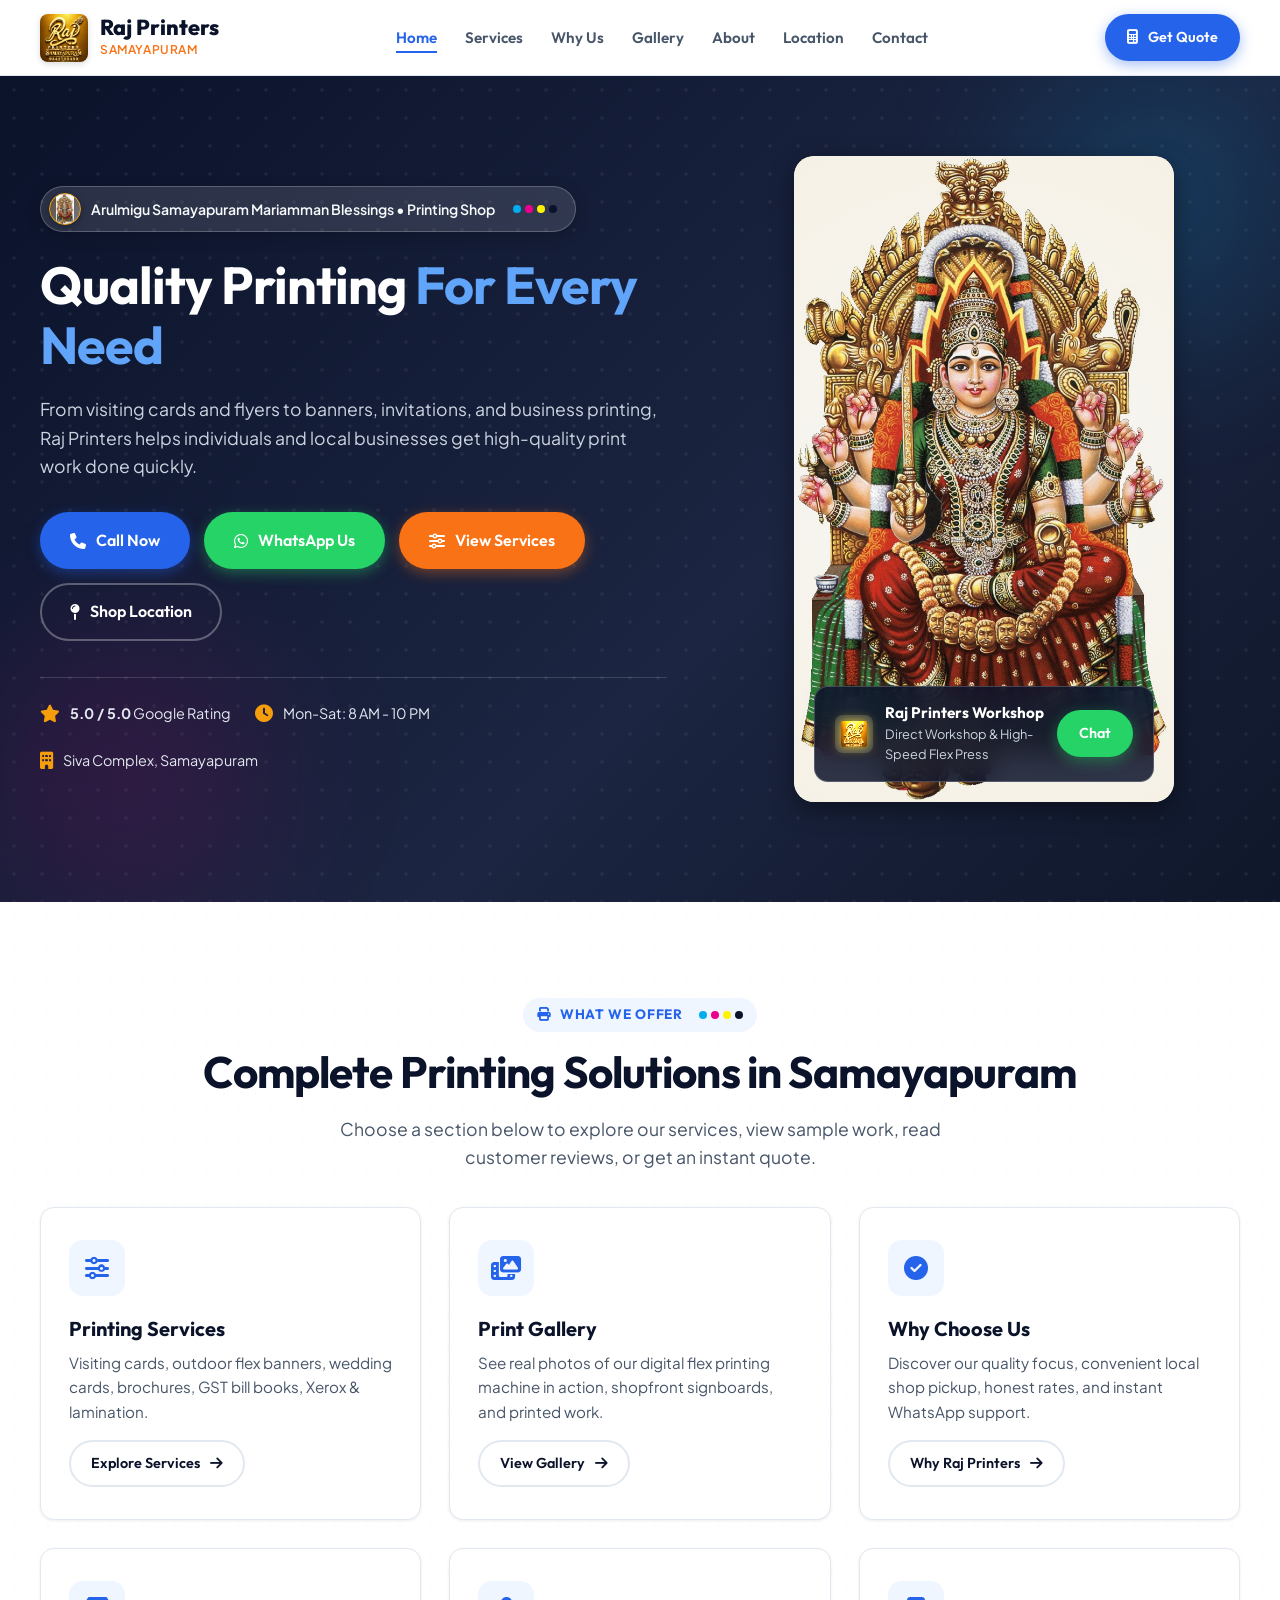
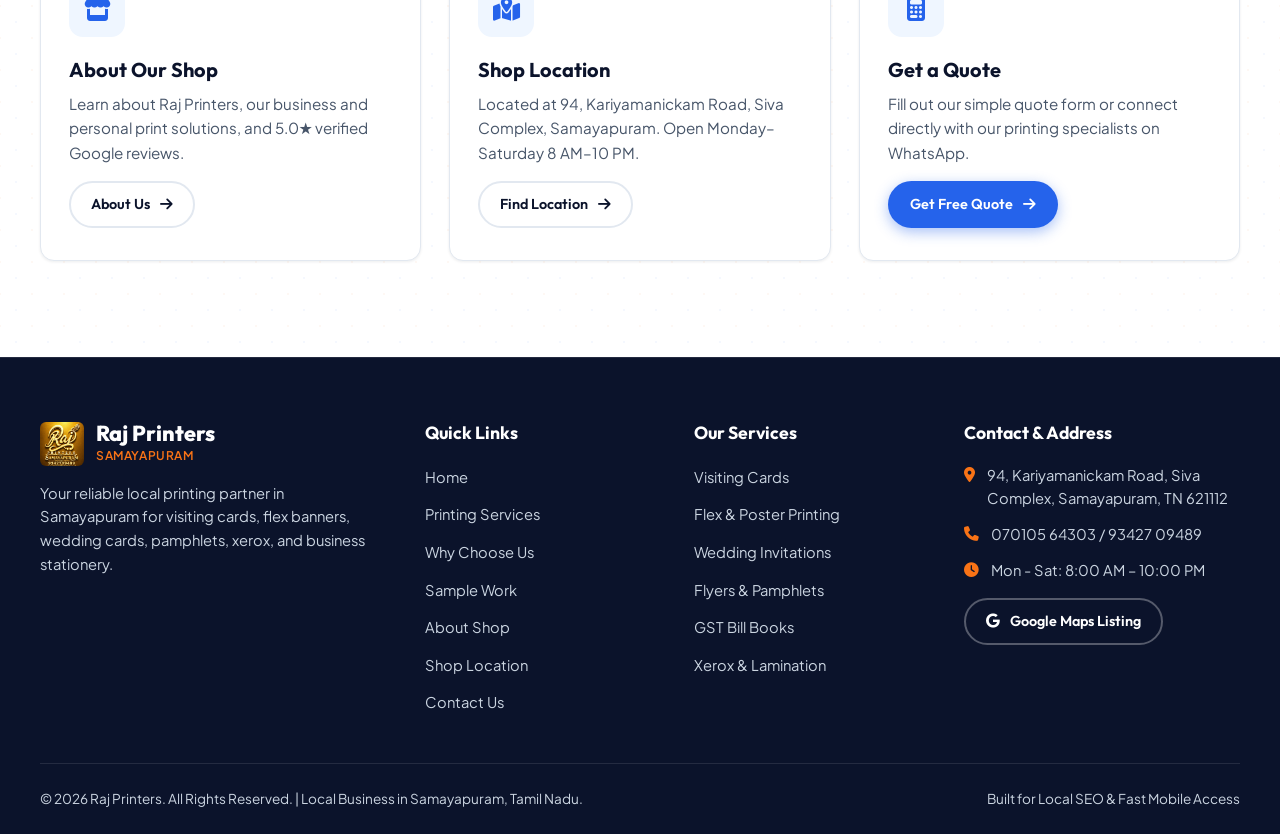
<file: index.html>
<!doctype html>
<html lang="en">
  <head>
    <meta charset="UTF-8" />
    <meta name="viewport" content="width=device-width, initial-scale=1.0" />

    <!-- --- PRIMARY SEO META TAGS --- -->
    <title>Raj Printers | Quality Printing Shop in Samayapuram, Trichy</title>
    <meta
      name="description"
      content="Raj Printers in Samayapuram, Trichy provides top-quality visiting cards, flex & poster printing, wedding invitations, pamphlets, Xerox & business stationery. Call 070105 64303 or WhatsApp for quick quotes."
    />
    <meta
      name="keywords"
      content="Raj Printers, printing shop Samayapuram, printer in Trichy, flex banner printing Samayapuram, visiting card printer Samayapuram, wedding card printing Trichy, Xerox shop Samayapuram"
    />
    <meta name="robots" content="index, follow" />
    <link
      rel="canonical"
      href="https://gsk37690-tech.github.io/Raj-Printers/"
    />

    <!-- --- OPEN GRAPH / FACEBOOK --- -->
    <meta property="og:type" content="website" />
    <meta
      property="og:url"
      content="https://gsk37690-tech.github.io/Raj-Printers/"
    />
    <meta
      property="og:title"
      content="Raj Printers | Quality Printing Shop in Samayapuram, Trichy"
    />
    <meta
      property="og:description"
      content="Local trusted printing shop in Samayapuram for visiting cards, flex banners, wedding invitations, pamphlets & Xerox. Instant WhatsApp enquiries."
    />
    <meta
      property="og:image"
      content="https://gsk37690-tech.github.io/Raj-Printers/images/real_flex_printing_in_action.png"
    />

    <!-- --- TWITTER CARDS --- -->
    <meta name="twitter:card" content="summary_large_image" />
    <meta
      name="twitter:title"
      content="Raj Printers | Samayapuram Printing Service"
    />
    <meta
      name="twitter:description"
      content="Professional local printing for visiting cards, flex banners, invitations & business stationery in Samayapuram, Trichy."
    />
    <meta
      name="twitter:image"
      content="https://gsk37690-tech.github.io/Raj-Printers/images/real_flex_printing_in_action.png"
    />

    <!-- --- FAVICON --- -->
    <link rel="icon" type="image/png" href="images/brand_logo_gold.png" />

    <!-- --- FONTS & ICONS --- -->
    <link
      rel="stylesheet"
      href="https://cdnjs.cloudflare.com/ajax/libs/font-awesome/6.4.0/css/all.min.css"
    />
    <link rel="stylesheet" href="css/styles.css" />

    <!-- --- SCHEMA.ORG LOCAL BUSINESS STRUCTURED DATA (JSON-LD) --- -->
    <script type="application/ld+json">
      {
        "@context": "https://schema.org",
        "@type": "PrintShop",
        "name": "Raj Printers",
        "image": "https://gsk37690-tech.github.io/Raj-Printers/images/real_flex_printing_in_action.png",
        "url": "https://gsk37690-tech.github.io/Raj-Printers/",
        "telephone": "+917010564303",
        "priceRange": "₹₹",
        "address": {
          "@type": "PostalAddress",
          "streetAddress": "94, Kariyamanickam Road, Siva Complex",
          "addressLocality": "Samayapuram",
          "addressRegion": "Tamil Nadu",
          "postalCode": "621112",
          "addressCountry": "IN"
        },
        "geo": {
          "@type": "GeoCoordinates",
          "latitude": 10.9304,
          "longitude": 78.736
        },
        "openingHoursSpecification": [
          {
            "@type": "OpeningHoursSpecification",
            "dayOfWeek": [
              "Monday",
              "Tuesday",
              "Wednesday",
              "Thursday",
              "Friday",
              "Saturday"
            ],
            "opens": "08:00",
            "closes": "22:00"
          }
        ],
        "aggregateRating": {
          "@type": "AggregateRating",
          "ratingValue": "5.0",
          "reviewCount": "5"
        },
        "sameAs": ["https://maps.app.goo.gl/1FNJHGQRjnb7kzYv6"],
        "areaServed": [
          "Samayapuram",
          "Tiruchirappalli",
          "Trichy",
          "Mannachanallur",
          "No.1 Tollgate"
        ]
      }
    </script>
  </head>
  <body>
    <!-- ==========================================
       HEADER / NAVIGATION
       ========================================== -->
    <header class="site-header" id="header">
      <div class="container header-inner">
        <a href="index.html" class="brand-logo" aria-label="Raj Printers Home">
          <img
            src="images/brand_logo_gold.png"
            alt="Raj Printers Gold Logo"
            style="
              height: 48px;
              width: auto;
              border-radius: 8px;
              box-shadow: 0 2px 6px rgba(0, 0, 0, 0.15);
            "
          />
          <div class="logo-text-group">
            <span class="logo-title">Raj Printers</span>
            <span class="logo-subtitle">Samayapuram</span>
          </div>
        </a>

        <!-- Desktop Nav Menu -->
        <nav aria-label="Primary Navigation">
          <ul class="nav-menu">
            <li><a href="index.html" class="nav-link active">Home</a></li>
            <li><a href="services.html" class="nav-link">Services</a></li>
            <li><a href="why-us.html" class="nav-link">Why Us</a></li>
            <li><a href="gallery.html" class="nav-link">Gallery</a></li>
            <li><a href="about.html" class="nav-link">About</a></li>
            <li><a href="location.html" class="nav-link">Location</a></li>
            <li><a href="contact.html" class="nav-link">Contact</a></li>
          </ul>
        </nav>

        <!-- Action Buttons & Hamburger -->
        <div class="header-actions">
          <a href="contact.html" class="btn btn-primary btn-sm d-none-mobile">
            <i class="fa-solid fa-calculator"></i> Get Quote
          </a>
          <button
            class="mobile-toggle"
            id="mobileToggle"
            aria-label="Toggle navigation menu"
            aria-expanded="false"
          >
            <span></span>
            <span></span>
            <span></span>
          </button>
        </div>
      </div>
    </header>

    <!-- Mobile Drawer Menu -->
    <div class="drawer-backdrop" id="drawerBackdrop"></div>
    <aside
      class="mobile-drawer"
      id="mobileDrawer"
      aria-label="Mobile Navigation Menu"
    >
      <div>
        <div class="brand-logo" style="margin-bottom: 24px">
          <img
            src="images/brand_logo_gold.png"
            alt="Raj Printers Gold Logo"
            style="height: 44px; width: auto; border-radius: 6px"
          />
          <div class="logo-text-group">
            <span class="logo-title">Raj Printers</span>
            <span class="logo-subtitle">Samayapuram</span>
          </div>
        </div>
        <ul class="mobile-nav-list">
          <li><a href="index.html" class="mobile-nav-link active">Home</a></li>
          <li><a href="services.html" class="mobile-nav-link">Services</a></li>
          <li><a href="why-us.html" class="mobile-nav-link">Why Us</a></li>
          <li><a href="gallery.html" class="mobile-nav-link">Gallery</a></li>
          <li><a href="about.html" class="mobile-nav-link">About Us</a></li>
          <li><a href="location.html" class="mobile-nav-link">Location</a></li>
          <li><a href="contact.html" class="mobile-nav-link">Contact Us</a></li>
        </ul>
      </div>
      <div class="drawer-contacts">
        <a href="tel:07010564303" class="btn btn-primary" style="width: 100%">
          <i class="fa-solid fa-phone"></i> Call 070105 64303
        </a>
        <a
          href="https://wa.me/917010564303"
          target="_blank"
          class="btn btn-whatsapp"
          style="width: 100%"
        >
          <i class="fa-brands fa-whatsapp"></i> WhatsApp Us
        </a>
      </div>
    </aside>

    <main>
      <!-- ==========================================
         HERO SECTION (HOME)
         ========================================== -->
      <section class="hero-section" id="home">
        <div class="hero-bg-pattern"></div>
        <div class="ambient-glow-cyan"></div>
        <div class="ambient-glow-magenta"></div>
        <div class="container hero-grid" style="position: relative; z-index: 2">
          <div class="hero-content">
            <div class="hero-badge">
              <div class="deity-img-frame">
                <img
                  src="images/mariamman_deity.png"
                  alt="Arulmigu Samayapuram Mariamman"
                />
              </div>
              <span
                >Arulmigu Samayapuram Mariamman Blessings &bull; Printing
                Shop</span
              >
              <span class="cmyk-bar">
                <span class="cmyk-dot cmyk-cyan"></span>
                <span class="cmyk-dot cmyk-magenta"></span>
                <span class="cmyk-dot cmyk-yellow"></span>
                <span class="cmyk-dot cmyk-black"></span>
              </span>
            </div>
            <h1 class="hero-title">
              Quality Printing <span>For Every Need</span>
            </h1>
            <p class="hero-subtitle">
              From visiting cards and flyers to banners, invitations, and
              business printing, Raj Printers helps individuals and local
              businesses get high-quality print work done quickly.
            </p>

            <div class="hero-cta-group">
              <a href="tel:07010564303" class="btn btn-primary">
                <i class="fa-solid fa-phone"></i> Call Now
              </a>
              <a
                href="https://wa.me/917010564303"
                target="_blank"
                class="btn btn-whatsapp"
                id="heroWhatsApp"
              >
                <i class="fa-brands fa-whatsapp"></i> WhatsApp Us
              </a>
              <a href="services.html" class="btn btn-orange">
                <i class="fa-solid fa-sliders"></i> View Services
              </a>
              <a
                href="location.html"
                class="btn btn-outline"
                style="color: #fff; border-color: rgba(255, 255, 255, 0.3)"
              >
                <i class="fa-solid fa-map-pin"></i> Shop Location
              </a>
            </div>

            <div class="trust-strip">
              <div class="trust-item">
                <i class="fa-solid fa-star"></i>
                <span><strong>5.0 / 5.0</strong> Google Rating</span>
              </div>
              <div class="trust-item">
                <i class="fa-solid fa-clock"></i>
                <span>Mon-Sat: 8 AM - 10 PM</span>
              </div>
              <div class="trust-item">
                <i class="fa-solid fa-building"></i>
                <span>Siva Complex, Samayapuram</span>
              </div>
            </div>
          </div>

          <div class="hero-image-wrapper">
            <img
              src="images/mariamman_deity.png"
              alt="Deity Mariamman Welcome to Raj Printers"
              style="border: none; outline: none; box-shadow: none"
            />
            <div class="hero-floating-card">
              <div class="floating-card-info">
                <img
                  src="images/brand_logo_gold.png"
                  alt="Raj Printers Gold Emblem"
                  style="
                    height: 38px;
                    width: auto;
                    border-radius: 8px;
                    filter: brightness(1.6)
                      drop-shadow(0 0 5px rgba(255, 215, 0, 0.8));
                    background: rgba(255, 255, 255, 0.15);
                    padding: 6px;
                  "
                />
                <div class="floating-text">
                  <h4>Raj Printers Workshop</h4>
                  <p>Direct Workshop & High-Speed Flex Press</p>
                </div>
              </div>
              <a
                href="https://wa.me/917010564303"
                target="_blank"
                class="btn btn-whatsapp btn-sm"
                >Chat</a
              >
            </div>
          </div>
        </div>
      </section>

      <!-- ==========================================
         QUICK OVERVIEW / INTRO CARDS (HOME)
         ========================================== -->
      <section class="section-padding" style="background-color: var(--clr-surface); position: relative; overflow: hidden;">
        <div class="print-halftone-overlay"></div>
        <div class="container" style="position: relative; z-index: 2">
          <div class="text-center">
            <span class="section-tag">
              <i class="fa-solid fa-print"></i> What We Offer
              <span class="cmyk-bar">
                <span class="cmyk-dot cmyk-cyan"></span>
                <span class="cmyk-dot cmyk-magenta"></span>
                <span class="cmyk-dot cmyk-yellow"></span>
                <span class="cmyk-dot cmyk-black"></span>
              </span>
            </span>
            <h2 class="section-title">Complete Printing Solutions in Samayapuram</h2>
            <p class="section-subtitle">
              Choose a section below to explore our services, view sample work, read customer reviews, or get an instant quote.
            </p>
          </div>

          <div class="why-grid">
            <div class="why-card">
              <div class="why-icon"><i class="fa-solid fa-sliders"></i></div>
              <h3 class="why-title">Printing Services</h3>
              <p class="why-desc">Visiting cards, outdoor flex banners, wedding cards, brochures, GST bill books, Xerox & lamination.</p>
              <div style="margin-top: 16px;">
                <a href="services.html" class="btn btn-outline btn-sm">Explore Services <i class="fa-solid fa-arrow-right"></i></a>
              </div>
            </div>

            <div class="why-card">
              <div class="why-icon"><i class="fa-solid fa-photo-film"></i></div>
              <h3 class="why-title">Print Gallery</h3>
              <p class="why-desc">See real photos of our digital flex printing machine in action, shopfront signboards, and printed work.</p>
              <div style="margin-top: 16px;">
                <a href="gallery.html" class="btn btn-outline btn-sm">View Gallery <i class="fa-solid fa-arrow-right"></i></a>
              </div>
            </div>

            <div class="why-card">
              <div class="why-icon"><i class="fa-solid fa-circle-check"></i></div>
              <h3 class="why-title">Why Choose Us</h3>
              <p class="why-desc">Discover our quality focus, convenient local shop pickup, honest rates, and instant WhatsApp support.</p>
              <div style="margin-top: 16px;">
                <a href="why-us.html" class="btn btn-outline btn-sm">Why Raj Printers <i class="fa-solid fa-arrow-right"></i></a>
              </div>
            </div>

            <div class="why-card">
              <div class="why-icon"><i class="fa-solid fa-store"></i></div>
              <h3 class="why-title">About Our Shop</h3>
              <p class="why-desc">Learn about Raj Printers, our business and personal print solutions, and 5.0★ verified Google reviews.</p>
              <div style="margin-top: 16px;">
                <a href="about.html" class="btn btn-outline btn-sm">About Us <i class="fa-solid fa-arrow-right"></i></a>
              </div>
            </div>

            <div class="why-card">
              <div class="why-icon"><i class="fa-solid fa-map-location-dot"></i></div>
              <h3 class="why-title">Shop Location</h3>
              <p class="why-desc">Located at 94, Kariyamanickam Road, Siva Complex, Samayapuram. Open Monday–Saturday 8 AM–10 PM.</p>
              <div style="margin-top: 16px;">
                <a href="location.html" class="btn btn-outline btn-sm">Find Location <i class="fa-solid fa-arrow-right"></i></a>
              </div>
            </div>

            <div class="why-card">
              <div class="why-icon"><i class="fa-solid fa-calculator"></i></div>
              <h3 class="why-title">Get a Quote</h3>
              <p class="why-desc">Fill out our simple quote form or connect directly with our printing specialists on WhatsApp.</p>
              <div style="margin-top: 16px;">
                <a href="contact.html" class="btn btn-primary btn-sm">Get Free Quote <i class="fa-solid fa-arrow-right"></i></a>
              </div>
            </div>
          </div>
        </div>
      </section>
    </main>

    <!-- ==========================================
       FOOTER
       ========================================== -->
    <footer class="site-footer">
      <div class="container">
        <div class="footer-grid">
          <div class="footer-col">
            <div class="brand-logo" style="margin-bottom: 12px">
              <img
                src="images/brand_logo_gold.png"
                alt="Raj Printers Gold Logo"
                style="height: 44px; width: auto; border-radius: 6px"
              />
              <div class="logo-text-group">
                <span class="logo-title" style="color: #fff">Raj Printers</span>
                <span class="logo-subtitle">Samayapuram</span>
              </div>
            </div>
            <p class="footer-desc">
              Your reliable local printing partner in Samayapuram for visiting
              cards, flex banners, wedding cards, pamphlets, xerox, and business
              stationery.
            </p>
          </div>

          <div class="footer-col">
            <h4>Quick Links</h4>
            <ul class="footer-links">
              <li><a href="index.html">Home</a></li>
              <li><a href="services.html">Printing Services</a></li>
              <li><a href="why-us.html">Why Choose Us</a></li>
              <li><a href="gallery.html">Sample Work</a></li>
              <li><a href="about.html">About Shop</a></li>
              <li><a href="location.html">Shop Location</a></li>
              <li><a href="contact.html">Contact Us</a></li>
            </ul>
          </div>

          <div class="footer-col">
            <h4>Our Services</h4>
            <ul class="footer-links">
              <li><a href="services.html">Visiting Cards</a></li>
              <li><a href="services.html">Flex & Poster Printing</a></li>
              <li><a href="services.html">Wedding Invitations</a></li>
              <li><a href="services.html">Flyers & Pamphlets</a></li>
              <li><a href="services.html">GST Bill Books</a></li>
              <li><a href="services.html">Xerox & Lamination</a></li>
            </ul>
          </div>

          <div class="footer-col">
            <h4>Contact & Address</h4>
            <div class="footer-contact-item">
              <i class="fa-solid fa-location-dot"></i>
              <div>
                94, Kariyamanickam Road, Siva Complex, Samayapuram, TN 621112
              </div>
            </div>
            <div class="footer-contact-item">
              <i class="fa-solid fa-phone"></i>
              <div>070105 64303 / 93427 09489</div>
            </div>
            <div class="footer-contact-item">
              <i class="fa-solid fa-clock"></i>
              <div>Mon - Sat: 8:00 AM – 10:00 PM</div>
            </div>
            <div style="margin-top: 16px">
              <a
                href="https://maps.app.goo.gl/1FNJHGQRjnb7kzYv6"
                target="_blank"
                class="btn btn-outline btn-sm"
                style="color: #fff; border-color: rgba(255, 255, 255, 0.3)"
              >
                <i class="fa-brands fa-google"></i> Google Maps Listing
              </a>
            </div>
          </div>
        </div>

        <div class="footer-bottom">
          <div>
            &copy; <span id="year">2026</span> Raj Printers. All Rights
            Reserved. | Local Business in Samayapuram, Tamil Nadu.
          </div>
          <div>Built for Local SEO & Fast Mobile Access</div>
        </div>
      </div>
    </footer>

    <!-- ==========================================
       MOBILE STICKY BOTTOM ACTION BAR
       ========================================== -->
    <div class="mobile-sticky-bar">
      <a href="tel:07010564303" class="sticky-action-btn call">
        <i class="fa-solid fa-phone"></i>
        <span>Call</span>
      </a>
      <a
        href="https://wa.me/917010564303"
        target="_blank"
        class="sticky-action-btn whatsapp"
      >
        <i class="fa-brands fa-whatsapp"></i>
        <span>WhatsApp</span>
      </a>
      <a href="location.html" class="sticky-action-btn map">
        <i class="fa-solid fa-location-dot"></i>
        <span>Map</span>
      </a>
      <a href="contact.html" class="sticky-action-btn quote">
        <i class="fa-solid fa-calculator"></i>
        <span>Quote</span>
      </a>
    </div>

    <!-- --- JAVASCRIPT LOGIC --- -->
    <script src="js/config.js"></script>
    <script src="js/app.js"></script>
  </body>
</html>
</file>
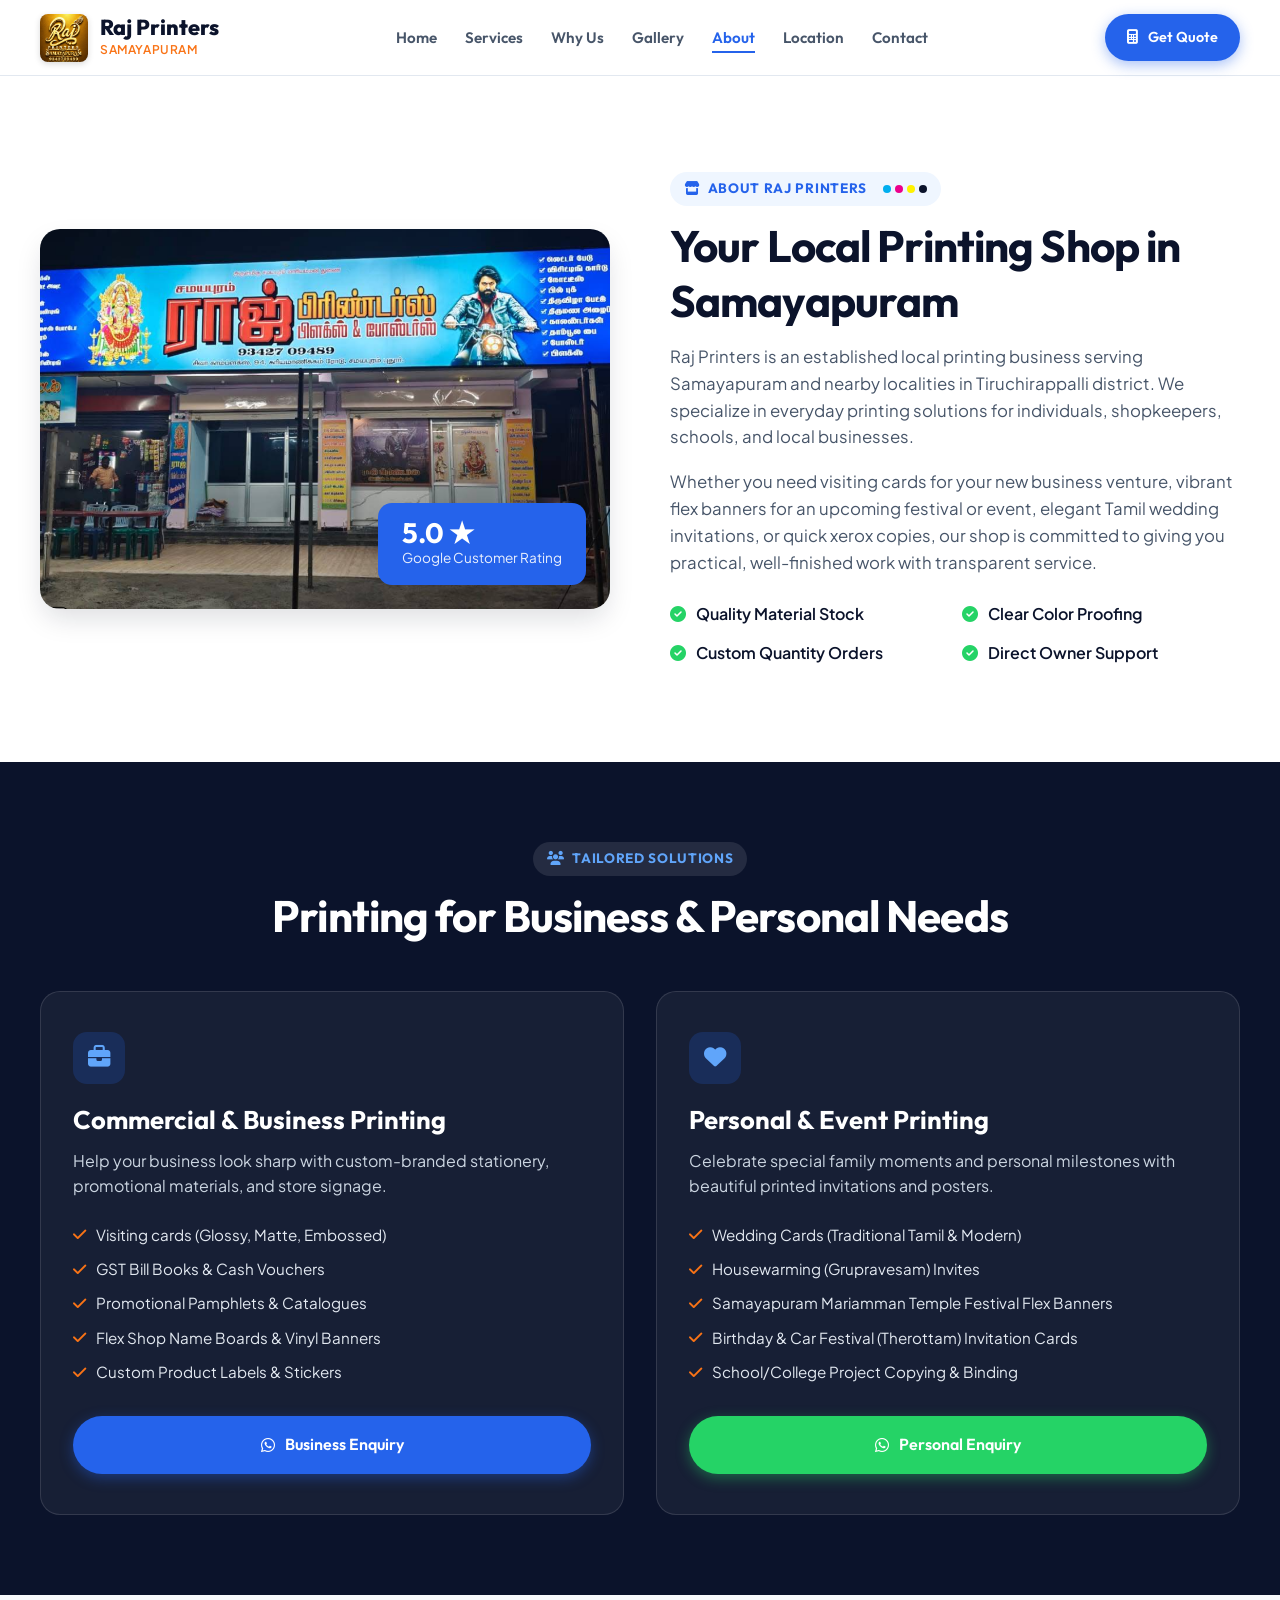
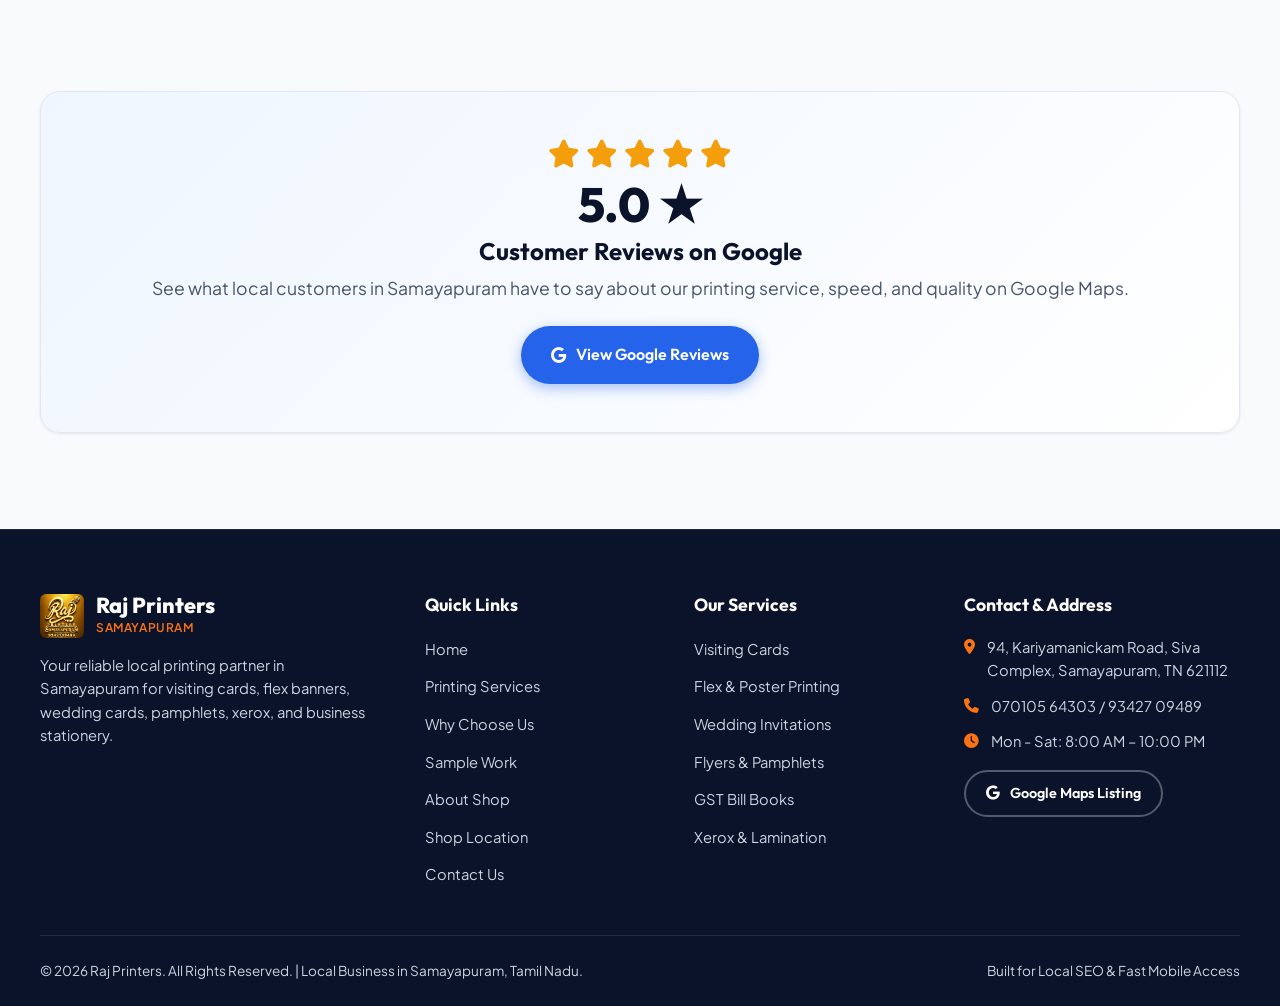
<file: about.html>
<!doctype html>
<html lang="en">
  <head>
    <meta charset="UTF-8" />
    <meta name="viewport" content="width=device-width, initial-scale=1.0" />

    <!-- --- PRIMARY SEO META TAGS --- -->
    <title>About Us & Reviews | Raj Printers Samayapuram, Trichy</title>
    <meta
      name="description"
      content="Learn about Raj Printers, your trusted printing shop at Siva Complex, Samayapuram. 5.0 Google customer rating for commercial business printing, wedding cards, flex banners & Xerox copies in Trichy."
    />
    <meta
      name="keywords"
      content="about Raj Printers, printer Samayapuram Trichy, print shop reviews Samayapuram, commercial printing Trichy, wedding card printer Samayapuram"
    />
    <meta name="robots" content="index, follow" />
    <link
      rel="canonical"
      href="https://gsk37690-tech.github.io/Raj-Printers/about.html"
    />

    <!-- --- OPEN GRAPH / FACEBOOK --- -->
    <meta property="og:type" content="website" />
    <meta
      property="og:url"
      content="https://gsk37690-tech.github.io/Raj-Printers/about.html"
    />
    <meta
      property="og:title"
      content="About Us & Reviews | Raj Printers Samayapuram"
    />
    <meta
      property="og:description"
      content="Local trusted printing shop in Samayapuram with 5.0★ Google customer rating for commercial and personal printing solutions."
    />
    <meta
      property="og:image"
      content="https://gsk37690-tech.github.io/Raj-Printers/images/real_shop_exterior.png"
    />

    <!-- --- TWITTER CARDS --- -->
    <meta name="twitter:card" content="summary_large_image" />
    <meta
      name="twitter:title"
      content="About Us | Raj Printers Samayapuram"
    />
    <meta
      name="twitter:description"
      content="Your neighborhood printing partner in Siva Complex, Samayapuram, Trichy."
    />
    <meta
      name="twitter:image"
      content="https://gsk37690-tech.github.io/Raj-Printers/images/real_shop_exterior.png"
    />

    <!-- --- FAVICON --- -->
    <link rel="icon" type="image/png" href="images/brand_logo_gold.png" />

    <!-- --- FONTS & ICONS --- -->
    <link
      rel="stylesheet"
      href="https://cdnjs.cloudflare.com/ajax/libs/font-awesome/6.4.0/css/all.min.css"
    />
    <link rel="stylesheet" href="css/styles.css" />
  </head>
  <body>
    <!-- ==========================================
       HEADER / NAVIGATION
       ========================================== -->
    <header class="site-header" id="header">
      <div class="container header-inner">
        <a href="index.html" class="brand-logo" aria-label="Raj Printers Home">
          <img
            src="images/brand_logo_gold.png"
            alt="Raj Printers Gold Logo"
            style="
              height: 48px;
              width: auto;
              border-radius: 8px;
              box-shadow: 0 2px 6px rgba(0, 0, 0, 0.15);
            "
          />
          <div class="logo-text-group">
            <span class="logo-title">Raj Printers</span>
            <span class="logo-subtitle">Samayapuram</span>
          </div>
        </a>

        <!-- Desktop Nav Menu -->
        <nav aria-label="Primary Navigation">
          <ul class="nav-menu">
            <li><a href="index.html" class="nav-link">Home</a></li>
            <li><a href="services.html" class="nav-link">Services</a></li>
            <li><a href="why-us.html" class="nav-link">Why Us</a></li>
            <li><a href="gallery.html" class="nav-link">Gallery</a></li>
            <li><a href="about.html" class="nav-link active">About</a></li>
            <li><a href="location.html" class="nav-link">Location</a></li>
            <li><a href="contact.html" class="nav-link">Contact</a></li>
          </ul>
        </nav>

        <!-- Action Buttons & Hamburger -->
        <div class="header-actions">
          <a href="contact.html" class="btn btn-primary btn-sm d-none-mobile">
            <i class="fa-solid fa-calculator"></i> Get Quote
          </a>
          <button
            class="mobile-toggle"
            id="mobileToggle"
            aria-label="Toggle navigation menu"
            aria-expanded="false"
          >
            <span></span>
            <span></span>
            <span></span>
          </button>
        </div>
      </div>
    </header>

    <!-- Mobile Drawer Menu -->
    <div class="drawer-backdrop" id="drawerBackdrop"></div>
    <aside
      class="mobile-drawer"
      id="mobileDrawer"
      aria-label="Mobile Navigation Menu"
    >
      <div>
        <div class="brand-logo" style="margin-bottom: 24px">
          <img
            src="images/brand_logo_gold.png"
            alt="Raj Printers Gold Logo"
            style="height: 44px; width: auto; border-radius: 6px"
          />
          <div class="logo-text-group">
            <span class="logo-title">Raj Printers</span>
            <span class="logo-subtitle">Samayapuram</span>
          </div>
        </div>
        <ul class="mobile-nav-list">
          <li><a href="index.html" class="mobile-nav-link">Home</a></li>
          <li><a href="services.html" class="mobile-nav-link">Services</a></li>
          <li><a href="why-us.html" class="mobile-nav-link">Why Us</a></li>
          <li><a href="gallery.html" class="mobile-nav-link">Gallery</a></li>
          <li><a href="about.html" class="mobile-nav-link active">About Us</a></li>
          <li><a href="location.html" class="mobile-nav-link">Location</a></li>
          <li><a href="contact.html" class="mobile-nav-link">Contact Us</a></li>
        </ul>
      </div>
      <div class="drawer-contacts">
        <a href="tel:07010564303" class="btn btn-primary" style="width: 100%">
          <i class="fa-solid fa-phone"></i> Call 070105 64303
        </a>
        <a
          href="https://wa.me/917010564303"
          target="_blank"
          class="btn btn-whatsapp"
          style="width: 100%"
        >
          <i class="fa-brands fa-whatsapp"></i> WhatsApp Us
        </a>
      </div>
    </aside>

    <main>
      <!-- ==========================================
         ABOUT US SECTION
         ========================================== -->
      <section
        class="section-padding"
        id="about"
        style="background-color: var(--clr-surface)"
      >
        <div class="container">
          <div class="about-grid">
            <div class="about-img-frame">
              <img
                src="images/real_shop_exterior.png"
                alt="Raj Printers Real Storefront at Siva Complex, Samayapuram"
              />
              <div class="about-experience-badge">
                <h3>5.0 ★</h3>
                <p>Google Customer Rating</p>
              </div>
            </div>

            <div class="about-text">
              <span class="section-tag"
                ><i class="fa-solid fa-store"></i> About Raj Printers
                <span class="cmyk-bar">
                  <span class="cmyk-dot cmyk-cyan"></span>
                  <span class="cmyk-dot cmyk-magenta"></span>
                  <span class="cmyk-dot cmyk-yellow"></span>
                  <span class="cmyk-dot cmyk-black"></span>
                </span>
              </span>
              <h1 class="section-title">
                Your Local Printing Shop in Samayapuram
              </h1>
              <p>
                Raj Printers is an established local printing business serving
                Samayapuram and nearby localities in Tiruchirappalli district.
                We specialize in everyday printing solutions for individuals,
                shopkeepers, schools, and local businesses.
              </p>
              <p>
                Whether you need visiting cards for your new business venture,
                vibrant flex banners for an upcoming festival or event, elegant
                Tamil wedding invitations, or quick xerox copies, our shop is
                committed to giving you practical, well-finished work with
                transparent service.
              </p>

              <ul class="about-features-list">
                <li class="about-feature-item">
                  <i class="fa-solid fa-circle-check"></i> Quality Material
                  Stock
                </li>
                <li class="about-feature-item">
                  <i class="fa-solid fa-circle-check"></i> Clear Color Proofing
                </li>
                <li class="about-feature-item">
                  <i class="fa-solid fa-circle-check"></i> Custom Quantity
                  Orders
                </li>
                <li class="about-feature-item">
                  <i class="fa-solid fa-circle-check"></i> Direct Owner Support
                </li>
              </ul>
            </div>
          </div>
        </div>
      </section>

      <!-- ==========================================
         BUSINESS vs PERSONAL PRINTING SPLIT
         ========================================== -->
      <section class="split-section">
        <div class="container">
          <div class="text-center" style="margin-bottom: 48px">
            <span
              class="section-tag"
              style="background: rgba(255, 255, 255, 0.1); color: #60a5fa"
              ><i class="fa-solid fa-users"></i> Tailored Solutions</span
            >
            <h2 class="section-title" style="color: #fff">
              Printing for Business & Personal Needs
            </h2>
          </div>

          <div class="split-grid">
            <!-- Business Card -->
            <div class="split-card">
              <div class="split-icon">
                <i class="fa-solid fa-briefcase"></i>
              </div>
              <h3 class="split-title">Commercial & Business Printing</h3>
              <p class="split-desc">
                Help your business look sharp with custom-branded stationery,
                promotional materials, and store signage.
              </p>
              <ul class="split-list">
                <li>
                  <i class="fa-solid fa-check"></i> Visiting cards (Glossy,
                  Matte, Embossed)
                </li>
                <li>
                  <i class="fa-solid fa-check"></i> GST Bill Books & Cash
                  Vouchers
                </li>
                <li>
                  <i class="fa-solid fa-check"></i> Promotional Pamphlets &
                  Catalogues
                </li>
                <li>
                  <i class="fa-solid fa-check"></i> Flex Shop Name Boards &
                  Vinyl Banners
                </li>
                <li>
                  <i class="fa-solid fa-check"></i> Custom Product Labels &
                  Stickers
                </li>
              </ul>
              <a
                href="https://wa.me/917010564303?text=Hello%20Raj%20Printers%2C%20I%20would%20like%20to%20enquire%20about%20Business%20Printing"
                target="_blank"
                class="btn btn-primary"
              >
                <i class="fa-brands fa-whatsapp"></i> Business Enquiry
              </a>
            </div>

            <!-- Personal Card -->
            <div class="split-card">
              <div class="split-icon"><i class="fa-solid fa-heart"></i></div>
              <h3 class="split-title">Personal & Event Printing</h3>
              <p class="split-desc">
                Celebrate special family moments and personal milestones with
                beautiful printed invitations and posters.
              </p>
              <ul class="split-list">
                <li>
                  <i class="fa-solid fa-check"></i> Wedding Cards (Traditional
                  Tamil & Modern)
                </li>
                <li>
                  <i class="fa-solid fa-check"></i> Housewarming (Grupravesam)
                  Invites
                </li>
                <li>
                  <i class="fa-solid fa-check"></i> Samayapuram Mariamman Temple
                  Festival Flex Banners
                </li>
                <li>
                  <i class="fa-solid fa-check"></i> Birthday & Car Festival
                  (Therottam) Invitation Cards
                </li>
                <li>
                  <i class="fa-solid fa-check"></i> School/College Project
                  Copying & Binding
                </li>
              </ul>
              <a
                href="https://wa.me/917010564303?text=Hello%20Raj%20Printers%2C%20I%20would%20like%20to%20enquire%20about%20Personal%20Printing"
                target="_blank"
                class="btn btn-whatsapp"
              >
                <i class="fa-brands fa-whatsapp"></i> Personal Enquiry
              </a>
            </div>
          </div>
        </div>
      </section>

      <!-- ==========================================
         GOOGLE REVIEWS & TRUST SECTION
         ========================================== -->
      <section class="section-padding" id="reviews">
        <div class="container">
          <div class="reviews-banner">
            <div class="stars-group">
              <i class="fa-solid fa-star"></i>
              <i class="fa-solid fa-star"></i>
              <i class="fa-solid fa-star"></i>
              <i class="fa-solid fa-star"></i>
              <i class="fa-solid fa-star"></i>
            </div>
            <div class="review-score">5.0 ★</div>
            <h3 style="font-size: 1.5rem; margin-bottom: 8px">
              Customer Reviews on Google
            </h3>
            <p class="review-subtitle">
              See what local customers in Samayapuram have to say about our
              printing service, speed, and quality on Google Maps.
            </p>
            <a
              href="https://maps.app.goo.gl/1FNJHGQRjnb7kzYv6"
              target="_blank"
              class="btn btn-primary"
            >
              <i class="fa-brands fa-google"></i> View Google Reviews
            </a>
          </div>
        </div>
      </section>
    </main>

    <!-- ==========================================
       FOOTER
       ========================================== -->
    <footer class="site-footer">
      <div class="container">
        <div class="footer-grid">
          <div class="footer-col">
            <div class="brand-logo" style="margin-bottom: 12px">
              <img
                src="images/brand_logo_gold.png"
                alt="Raj Printers Gold Logo"
                style="height: 44px; width: auto; border-radius: 6px"
              />
              <div class="logo-text-group">
                <span class="logo-title" style="color: #fff">Raj Printers</span>
                <span class="logo-subtitle">Samayapuram</span>
              </div>
            </div>
            <p class="footer-desc">
              Your reliable local printing partner in Samayapuram for visiting
              cards, flex banners, wedding cards, pamphlets, xerox, and business
              stationery.
            </p>
          </div>

          <div class="footer-col">
            <h4>Quick Links</h4>
            <ul class="footer-links">
              <li><a href="index.html">Home</a></li>
              <li><a href="services.html">Printing Services</a></li>
              <li><a href="why-us.html">Why Choose Us</a></li>
              <li><a href="gallery.html">Sample Work</a></li>
              <li><a href="about.html">About Shop</a></li>
              <li><a href="location.html">Shop Location</a></li>
              <li><a href="contact.html">Contact Us</a></li>
            </ul>
          </div>

          <div class="footer-col">
            <h4>Our Services</h4>
            <ul class="footer-links">
              <li><a href="services.html">Visiting Cards</a></li>
              <li><a href="services.html">Flex & Poster Printing</a></li>
              <li><a href="services.html">Wedding Invitations</a></li>
              <li><a href="services.html">Flyers & Pamphlets</a></li>
              <li><a href="services.html">GST Bill Books</a></li>
              <li><a href="services.html">Xerox & Lamination</a></li>
            </ul>
          </div>

          <div class="footer-col">
            <h4>Contact & Address</h4>
            <div class="footer-contact-item">
              <i class="fa-solid fa-location-dot"></i>
              <div>
                94, Kariyamanickam Road, Siva Complex, Samayapuram, TN 621112
              </div>
            </div>
            <div class="footer-contact-item">
              <i class="fa-solid fa-phone"></i>
              <div>070105 64303 / 93427 09489</div>
            </div>
            <div class="footer-contact-item">
              <i class="fa-solid fa-clock"></i>
              <div>Mon - Sat: 8:00 AM – 10:00 PM</div>
            </div>
            <div style="margin-top: 16px">
              <a
                href="https://maps.app.goo.gl/1FNJHGQRjnb7kzYv6"
                target="_blank"
                class="btn btn-outline btn-sm"
                style="color: #fff; border-color: rgba(255, 255, 255, 0.3)"
              >
                <i class="fa-brands fa-google"></i> Google Maps Listing
              </a>
            </div>
          </div>
        </div>

        <div class="footer-bottom">
          <div>
            &copy; <span id="year">2026</span> Raj Printers. All Rights
            Reserved. | Local Business in Samayapuram, Tamil Nadu.
          </div>
          <div>Built for Local SEO & Fast Mobile Access</div>
        </div>
      </div>
    </footer>

    <!-- ==========================================
       MOBILE STICKY BOTTOM ACTION BAR
       ========================================== -->
    <div class="mobile-sticky-bar">
      <a href="tel:07010564303" class="sticky-action-btn call">
        <i class="fa-solid fa-phone"></i>
        <span>Call</span>
      </a>
      <a
        href="https://wa.me/917010564303"
        target="_blank"
        class="sticky-action-btn whatsapp"
      >
        <i class="fa-brands fa-whatsapp"></i>
        <span>WhatsApp</span>
      </a>
      <a href="location.html" class="sticky-action-btn map">
        <i class="fa-solid fa-location-dot"></i>
        <span>Map</span>
      </a>
      <a href="contact.html" class="sticky-action-btn quote">
        <i class="fa-solid fa-calculator"></i>
        <span>Quote</span>
      </a>
    </div>

    <!-- --- JAVASCRIPT LOGIC --- -->
    <script src="js/config.js"></script>
    <script src="js/app.js"></script>
  </body>
</html>
</file>
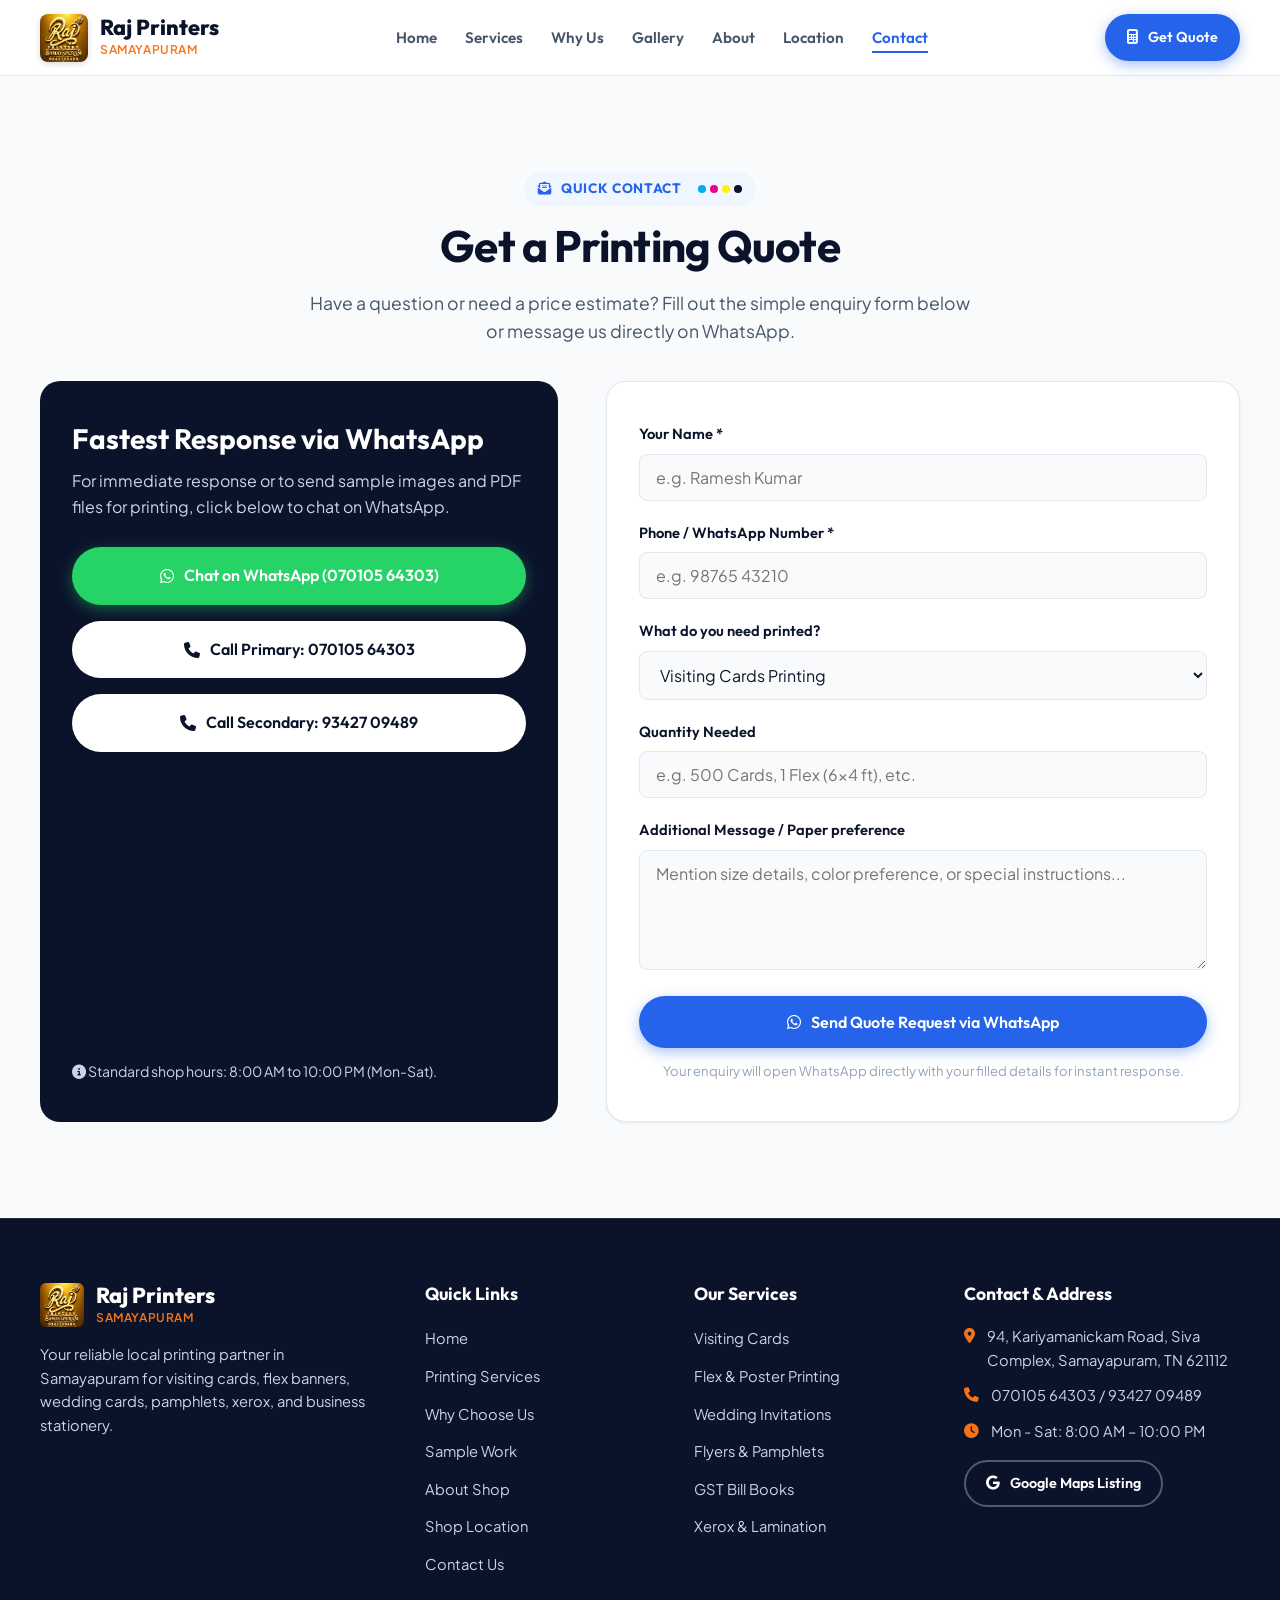
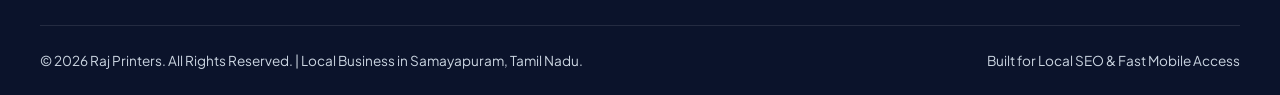
<file: contact.html>
<!doctype html>
<html lang="en">
  <head>
    <meta charset="UTF-8" />
    <meta name="viewport" content="width=device-width, initial-scale=1.0" />

    <!-- --- PRIMARY SEO META TAGS --- -->
    <title>Contact & Get a Quote | Raj Printers Samayapuram</title>
    <meta
      name="description"
      content="Get a quick printing quote from Raj Printers in Samayapuram, Trichy. Call 070105 64303 / 93427 09489 or submit our simple enquiry form for instant WhatsApp pricing."
    />
    <meta
      name="keywords"
      content="contact Raj Printers, printing quote Samayapuram, WhatsApp print order Trichy, phone number Raj Printers, visiting card enquiry Samayapuram"
    />
    <meta name="robots" content="index, follow" />
    <link
      rel="canonical"
      href="https://gsk37690-tech.github.io/Raj-Printers/contact.html"
    />

    <!-- --- OPEN GRAPH / FACEBOOK --- -->
    <meta property="og:type" content="website" />
    <meta
      property="og:url"
      content="https://gsk37690-tech.github.io/Raj-Printers/contact.html"
    />
    <meta
      property="og:title"
      content="Contact & Get a Quote | Raj Printers Samayapuram"
    />
    <meta
      property="og:description"
      content="Fast WhatsApp enquiry and custom printing quote service from Raj Printers in Samayapuram, Trichy."
    />
    <meta
      property="og:image"
      content="https://gsk37690-tech.github.io/Raj-Printers/images/real_flex_printing_in_action.png"
    />

    <!-- --- TWITTER CARDS --- -->
    <meta name="twitter:card" content="summary_large_image" />
    <meta
      name="twitter:title"
      content="Contact Raj Printers | Samayapuram"
    />
    <meta
      name="twitter:description"
      content="Instant printing quotes and direct WhatsApp chat with Raj Printers, Samayapuram."
    />
    <meta
      name="twitter:image"
      content="https://gsk37690-tech.github.io/Raj-Printers/images/real_flex_printing_in_action.png"
    />

    <!-- --- FAVICON --- -->
    <link rel="icon" type="image/png" href="images/brand_logo_gold.png" />

    <!-- --- FONTS & ICONS --- -->
    <link
      rel="stylesheet"
      href="https://cdnjs.cloudflare.com/ajax/libs/font-awesome/6.4.0/css/all.min.css"
    />
    <link rel="stylesheet" href="css/styles.css" />
  </head>
  <body>
    <!-- ==========================================
       HEADER / NAVIGATION
       ========================================== -->
    <header class="site-header" id="header">
      <div class="container header-inner">
        <a href="index.html" class="brand-logo" aria-label="Raj Printers Home">
          <img
            src="images/brand_logo_gold.png"
            alt="Raj Printers Gold Logo"
            style="
              height: 48px;
              width: auto;
              border-radius: 8px;
              box-shadow: 0 2px 6px rgba(0, 0, 0, 0.15);
            "
          />
          <div class="logo-text-group">
            <span class="logo-title">Raj Printers</span>
            <span class="logo-subtitle">Samayapuram</span>
          </div>
        </a>

        <!-- Desktop Nav Menu -->
        <nav aria-label="Primary Navigation">
          <ul class="nav-menu">
            <li><a href="index.html" class="nav-link">Home</a></li>
            <li><a href="services.html" class="nav-link">Services</a></li>
            <li><a href="why-us.html" class="nav-link">Why Us</a></li>
            <li><a href="gallery.html" class="nav-link">Gallery</a></li>
            <li><a href="about.html" class="nav-link">About</a></li>
            <li><a href="location.html" class="nav-link">Location</a></li>
            <li><a href="contact.html" class="nav-link active">Contact</a></li>
          </ul>
        </nav>

        <!-- Action Buttons & Hamburger -->
        <div class="header-actions">
          <a href="contact.html" class="btn btn-primary btn-sm d-none-mobile">
            <i class="fa-solid fa-calculator"></i> Get Quote
          </a>
          <button
            class="mobile-toggle"
            id="mobileToggle"
            aria-label="Toggle navigation menu"
            aria-expanded="false"
          >
            <span></span>
            <span></span>
            <span></span>
          </button>
        </div>
      </div>
    </header>

    <!-- Mobile Drawer Menu -->
    <div class="drawer-backdrop" id="drawerBackdrop"></div>
    <aside
      class="mobile-drawer"
      id="mobileDrawer"
      aria-label="Mobile Navigation Menu"
    >
      <div>
        <div class="brand-logo" style="margin-bottom: 24px">
          <img
            src="images/brand_logo_gold.png"
            alt="Raj Printers Gold Logo"
            style="height: 44px; width: auto; border-radius: 6px"
          />
          <div class="logo-text-group">
            <span class="logo-title">Raj Printers</span>
            <span class="logo-subtitle">Samayapuram</span>
          </div>
        </div>
        <ul class="mobile-nav-list">
          <li><a href="index.html" class="mobile-nav-link">Home</a></li>
          <li><a href="services.html" class="mobile-nav-link">Services</a></li>
          <li><a href="why-us.html" class="mobile-nav-link">Why Us</a></li>
          <li><a href="gallery.html" class="mobile-nav-link">Gallery</a></li>
          <li><a href="about.html" class="mobile-nav-link">About Us</a></li>
          <li><a href="location.html" class="mobile-nav-link">Location</a></li>
          <li><a href="contact.html" class="mobile-nav-link active">Contact Us</a></li>
        </ul>
      </div>
      <div class="drawer-contacts">
        <a href="tel:07010564303" class="btn btn-primary" style="width: 100%">
          <i class="fa-solid fa-phone"></i> Call 070105 64303
        </a>
        <a
          href="https://wa.me/917010564303"
          target="_blank"
          class="btn btn-whatsapp"
          style="width: 100%"
        >
          <i class="fa-brands fa-whatsapp"></i> WhatsApp Us
        </a>
      </div>
    </aside>

    <main>
      <!-- ==========================================
         CONTACT / ENQUIRY SECTION
         ========================================== -->
      <section class="section-padding" id="contact" style="min-height: 70vh;">
        <div class="container">
          <div class="text-center">
            <span class="section-tag">
              <i class="fa-solid fa-envelope-open-text"></i> Quick Contact
              <span class="cmyk-bar">
                <span class="cmyk-dot cmyk-cyan"></span>
                <span class="cmyk-dot cmyk-magenta"></span>
                <span class="cmyk-dot cmyk-yellow"></span>
                <span class="cmyk-dot cmyk-black"></span>
              </span>
            </span>
            <h1 class="section-title">Get a Printing Quote</h1>
            <p class="section-subtitle">
              Have a question or need a price estimate? Fill out the simple
              enquiry form below or message us directly on WhatsApp.
            </p>
          </div>

          <div class="contact-grid">
            <div class="quick-contact-card">
              <div>
                <h3>Fastest Response via WhatsApp</h3>
                <p>
                  For immediate response or to send sample images and PDF files
                  for printing, click below to chat on WhatsApp.
                </p>

                <div class="direct-actions-list">
                  <a
                    href="https://wa.me/917010564303"
                    target="_blank"
                    class="btn btn-whatsapp"
                  >
                    <i class="fa-brands fa-whatsapp"></i> Chat on WhatsApp
                    (070105 64303)
                  </a>
                  <a href="tel:07010564303" class="btn btn-white">
                    <i class="fa-solid fa-phone"></i> Call Primary: 070105 64303
                  </a>
                  <a href="tel:09342709489" class="btn btn-white">
                    <i class="fa-solid fa-phone"></i> Call Secondary: 93427 09489
                  </a>
                </div>
              </div>

              <div style="margin-top: 32px; font-size: 0.88rem; color: #cbd5e1">
                <i class="fa-solid fa-circle-info"></i> Standard shop hours:
                8:00 AM to 10:00 PM (Mon-Sat).
              </div>
            </div>

            <div class="contact-form-card">
              <form id="enquiryForm">
                <div class="form-group">
                  <label for="custName">Your Name *</label>
                  <input
                    type="text"
                    id="custName"
                    class="form-control"
                    placeholder="e.g. Ramesh Kumar"
                    required
                  />
                </div>

                <div class="form-group">
                  <label for="custPhone">Phone / WhatsApp Number *</label>
                  <input
                    type="tel"
                    id="custPhone"
                    class="form-control"
                    placeholder="e.g. 98765 43210"
                    required
                  />
                </div>

                <div class="form-group">
                  <label for="printService">What do you need printed?</label>
                  <select id="printService" class="form-control">
                    <option value="Visiting Cards">
                      Visiting Cards Printing
                    </option>
                    <option value="Flex & Poster Banner">
                      Flex & Poster Printing
                    </option>
                    <option value="Wedding / Function Invitation">
                      Wedding & Function Cards
                    </option>
                    <option value="Flyers & Pamphlets">
                      Flyers & Pamphlets
                    </option>
                    <option value="Bill Books & Letterheads">
                      Bill Books & Letterheads
                    </option>
                    <option value="Stickers & Product Labels">
                      Stickers & Product Labels
                    </option>
                    <option value="Xerox & Copying">
                      Xerox / Copying / Lamination
                    </option>
                    <option value="Custom Order">Other / Custom Order</option>
                  </select>
                </div>

                <div class="form-group">
                  <label for="printQty">Quantity Needed</label>
                  <input
                    type="text"
                    id="printQty"
                    class="form-control"
                    placeholder="e.g. 500 Cards, 1 Flex (6x4 ft), etc."
                  />
                </div>

                <div class="form-group">
                  <label for="custMsg"
                    >Additional Message / Paper preference</label
                  >
                  <textarea
                    id="custMsg"
                    class="form-control"
                    placeholder="Mention size details, color preference, or special instructions..."
                  ></textarea>
                </div>

                <button
                  type="submit"
                  class="btn btn-primary"
                  style="width: 100%"
                >
                  <i class="fa-brands fa-whatsapp"></i> Send Quote Request via
                  WhatsApp
                </button>

                <p class="form-note">
                  Your enquiry will open WhatsApp directly with your filled
                  details for instant response.
                </p>
              </form>
            </div>
          </div>
        </div>
      </section>
    </main>

    <!-- ==========================================
       FOOTER
       ========================================== -->
    <footer class="site-footer">
      <div class="container">
        <div class="footer-grid">
          <div class="footer-col">
            <div class="brand-logo" style="margin-bottom: 12px">
              <img
                src="images/brand_logo_gold.png"
                alt="Raj Printers Gold Logo"
                style="height: 44px; width: auto; border-radius: 6px"
              />
              <div class="logo-text-group">
                <span class="logo-title" style="color: #fff">Raj Printers</span>
                <span class="logo-subtitle">Samayapuram</span>
              </div>
            </div>
            <p class="footer-desc">
              Your reliable local printing partner in Samayapuram for visiting
              cards, flex banners, wedding cards, pamphlets, xerox, and business
              stationery.
            </p>
          </div>

          <div class="footer-col">
            <h4>Quick Links</h4>
            <ul class="footer-links">
              <li><a href="index.html">Home</a></li>
              <li><a href="services.html">Printing Services</a></li>
              <li><a href="why-us.html">Why Choose Us</a></li>
              <li><a href="gallery.html">Sample Work</a></li>
              <li><a href="about.html">About Shop</a></li>
              <li><a href="location.html">Shop Location</a></li>
              <li><a href="contact.html">Contact Us</a></li>
            </ul>
          </div>

          <div class="footer-col">
            <h4>Our Services</h4>
            <ul class="footer-links">
              <li><a href="services.html">Visiting Cards</a></li>
              <li><a href="services.html">Flex & Poster Printing</a></li>
              <li><a href="services.html">Wedding Invitations</a></li>
              <li><a href="services.html">Flyers & Pamphlets</a></li>
              <li><a href="services.html">GST Bill Books</a></li>
              <li><a href="services.html">Xerox & Lamination</a></li>
            </ul>
          </div>

          <div class="footer-col">
            <h4>Contact & Address</h4>
            <div class="footer-contact-item">
              <i class="fa-solid fa-location-dot"></i>
              <div>
                94, Kariyamanickam Road, Siva Complex, Samayapuram, TN 621112
              </div>
            </div>
            <div class="footer-contact-item">
              <i class="fa-solid fa-phone"></i>
              <div>070105 64303 / 93427 09489</div>
            </div>
            <div class="footer-contact-item">
              <i class="fa-solid fa-clock"></i>
              <div>Mon - Sat: 8:00 AM – 10:00 PM</div>
            </div>
            <div style="margin-top: 16px">
              <a
                href="https://maps.app.goo.gl/1FNJHGQRjnb7kzYv6"
                target="_blank"
                class="btn btn-outline btn-sm"
                style="color: #fff; border-color: rgba(255, 255, 255, 0.3)"
              >
                <i class="fa-brands fa-google"></i> Google Maps Listing
              </a>
            </div>
          </div>
        </div>

        <div class="footer-bottom">
          <div>
            &copy; <span id="year">2026</span> Raj Printers. All Rights
            Reserved. | Local Business in Samayapuram, Tamil Nadu.
          </div>
          <div>Built for Local SEO & Fast Mobile Access</div>
        </div>
      </div>
    </footer>

    <!-- ==========================================
       MOBILE STICKY BOTTOM ACTION BAR
       ========================================== -->
    <div class="mobile-sticky-bar">
      <a href="tel:07010564303" class="sticky-action-btn call">
        <i class="fa-solid fa-phone"></i>
        <span>Call</span>
      </a>
      <a
        href="https://wa.me/917010564303"
        target="_blank"
        class="sticky-action-btn whatsapp"
      >
        <i class="fa-brands fa-whatsapp"></i>
        <span>WhatsApp</span>
      </a>
      <a href="location.html" class="sticky-action-btn map">
        <i class="fa-solid fa-location-dot"></i>
        <span>Map</span>
      </a>
      <a href="contact.html" class="sticky-action-btn quote active">
        <i class="fa-solid fa-calculator"></i>
        <span>Quote</span>
      </a>
    </div>

    <!-- --- JAVASCRIPT LOGIC --- -->
    <script src="js/config.js"></script>
    <script src="js/app.js"></script>
  </body>
</html>
</file>
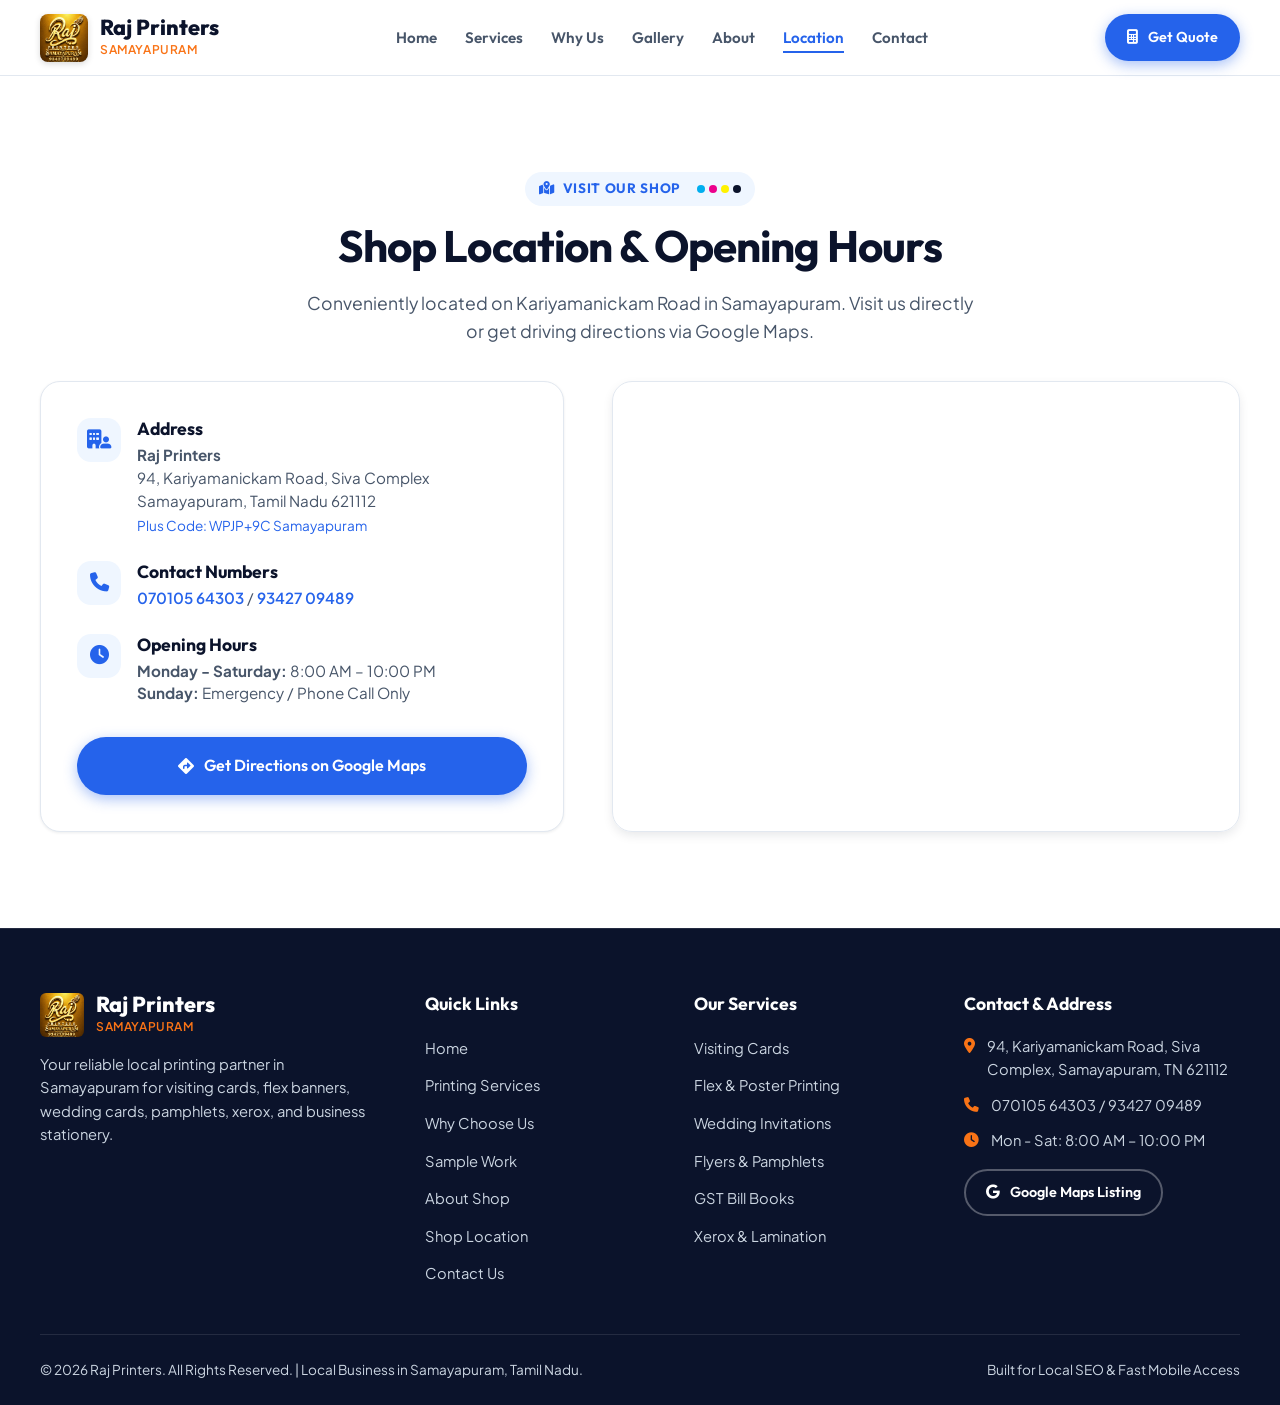
<file: location.html>
<!doctype html>
<html lang="en">
  <head>
    <meta charset="UTF-8" />
    <meta name="viewport" content="width=device-width, initial-scale=1.0" />

    <!-- --- PRIMARY SEO META TAGS --- -->
    <title>Shop Location & Opening Hours | Raj Printers Samayapuram</title>
    <meta
      name="description"
      content="Visit Raj Printers at 94, Kariyamanickam Road, Siva Complex, Samayapuram, Tamil Nadu 621112. Open Monday to Saturday 8:00 AM – 10:00 PM. Call 070105 64303 or get directions on Google Maps."
    />
    <meta
      name="keywords"
      content="Raj Printers location, printer shop Samayapuram address, Siva Complex print shop, Raj Printers opening hours, directions Raj Printers Trichy"
    />
    <meta name="robots" content="index, follow" />
    <link
      rel="canonical"
      href="https://gsk37690-tech.github.io/Raj-Printers/location.html"
    />

    <!-- --- OPEN GRAPH / FACEBOOK --- -->
    <meta property="og:type" content="website" />
    <meta
      property="og:url"
      content="https://gsk37690-tech.github.io/Raj-Printers/location.html"
    />
    <meta
      property="og:title"
      content="Shop Location & Opening Hours | Raj Printers Samayapuram"
    />
    <meta
      property="og:description"
      content="Find Raj Printers on Kariyamanickam Road, Siva Complex, Samayapuram. Open Monday–Saturday 8 AM–10 PM."
    />
    <meta
      property="og:image"
      content="https://gsk37690-tech.github.io/Raj-Printers/images/real_shop_exterior.png"
    />

    <!-- --- TWITTER CARDS --- -->
    <meta name="twitter:card" content="summary_large_image" />
    <meta
      name="twitter:title"
      content="Shop Location | Raj Printers Samayapuram"
    />
    <meta
      name="twitter:description"
      content="Find our store in Siva Complex, Samayapuram, Tamil Nadu."
    />
    <meta
      name="twitter:image"
      content="https://gsk37690-tech.github.io/Raj-Printers/images/real_shop_exterior.png"
    />

    <!-- --- FAVICON --- -->
    <link rel="icon" type="image/png" href="images/brand_logo_gold.png" />

    <!-- --- FONTS & ICONS --- -->
    <link
      rel="stylesheet"
      href="https://cdnjs.cloudflare.com/ajax/libs/font-awesome/6.4.0/css/all.min.css"
    />
    <link rel="stylesheet" href="css/styles.css" />
  </head>
  <body>
    <!-- ==========================================
       HEADER / NAVIGATION
       ========================================== -->
    <header class="site-header" id="header">
      <div class="container header-inner">
        <a href="index.html" class="brand-logo" aria-label="Raj Printers Home">
          <img
            src="images/brand_logo_gold.png"
            alt="Raj Printers Gold Logo"
            style="
              height: 48px;
              width: auto;
              border-radius: 8px;
              box-shadow: 0 2px 6px rgba(0, 0, 0, 0.15);
            "
          />
          <div class="logo-text-group">
            <span class="logo-title">Raj Printers</span>
            <span class="logo-subtitle">Samayapuram</span>
          </div>
        </a>

        <!-- Desktop Nav Menu -->
        <nav aria-label="Primary Navigation">
          <ul class="nav-menu">
            <li><a href="index.html" class="nav-link">Home</a></li>
            <li><a href="services.html" class="nav-link">Services</a></li>
            <li><a href="why-us.html" class="nav-link">Why Us</a></li>
            <li><a href="gallery.html" class="nav-link">Gallery</a></li>
            <li><a href="about.html" class="nav-link">About</a></li>
            <li><a href="location.html" class="nav-link active">Location</a></li>
            <li><a href="contact.html" class="nav-link">Contact</a></li>
          </ul>
        </nav>

        <!-- Action Buttons & Hamburger -->
        <div class="header-actions">
          <a href="contact.html" class="btn btn-primary btn-sm d-none-mobile">
            <i class="fa-solid fa-calculator"></i> Get Quote
          </a>
          <button
            class="mobile-toggle"
            id="mobileToggle"
            aria-label="Toggle navigation menu"
            aria-expanded="false"
          >
            <span></span>
            <span></span>
            <span></span>
          </button>
        </div>
      </div>
    </header>

    <!-- Mobile Drawer Menu -->
    <div class="drawer-backdrop" id="drawerBackdrop"></div>
    <aside
      class="mobile-drawer"
      id="mobileDrawer"
      aria-label="Mobile Navigation Menu"
    >
      <div>
        <div class="brand-logo" style="margin-bottom: 24px">
          <img
            src="images/brand_logo_gold.png"
            alt="Raj Printers Gold Logo"
            style="height: 44px; width: auto; border-radius: 6px"
          />
          <div class="logo-text-group">
            <span class="logo-title">Raj Printers</span>
            <span class="logo-subtitle">Samayapuram</span>
          </div>
        </div>
        <ul class="mobile-nav-list">
          <li><a href="index.html" class="mobile-nav-link">Home</a></li>
          <li><a href="services.html" class="mobile-nav-link">Services</a></li>
          <li><a href="why-us.html" class="mobile-nav-link">Why Us</a></li>
          <li><a href="gallery.html" class="mobile-nav-link">Gallery</a></li>
          <li><a href="about.html" class="mobile-nav-link">About Us</a></li>
          <li><a href="location.html" class="mobile-nav-link active">Location</a></li>
          <li><a href="contact.html" class="mobile-nav-link">Contact Us</a></li>
        </ul>
      </div>
      <div class="drawer-contacts">
        <a href="tel:07010564303" class="btn btn-primary" style="width: 100%">
          <i class="fa-solid fa-phone"></i> Call 070105 64303
        </a>
        <a
          href="https://wa.me/917010564303"
          target="_blank"
          class="btn btn-whatsapp"
          style="width: 100%"
        >
          <i class="fa-brands fa-whatsapp"></i> WhatsApp Us
        </a>
      </div>
    </aside>

    <main>
      <!-- ==========================================
         LOCATION & HOURS SECTION
         ========================================== -->
      <section
        class="section-padding"
        id="location"
        style="background-color: var(--clr-surface); min-height: 70vh;"
      >
        <div class="container">
          <div class="text-center">
            <span class="section-tag">
              <i class="fa-solid fa-map-location-dot"></i> Visit Our Shop
              <span class="cmyk-bar">
                <span class="cmyk-dot cmyk-cyan"></span>
                <span class="cmyk-dot cmyk-magenta"></span>
                <span class="cmyk-dot cmyk-yellow"></span>
                <span class="cmyk-dot cmyk-black"></span>
              </span>
            </span>
            <h1 class="section-title">Shop Location & Opening Hours</h1>
            <p class="section-subtitle">
              Conveniently located on Kariyamanickam Road in Samayapuram. Visit
              us directly or get driving directions via Google Maps.
            </p>
          </div>

          <div class="location-grid">
            <div class="location-info-card">
              <div class="info-item">
                <div class="info-icon">
                  <i class="fa-solid fa-building-user"></i>
                </div>
                <div class="info-details">
                  <h4>Address</h4>
                  <p>
                    <strong>Raj Printers</strong><br />94, Kariyamanickam Road,
                    Siva Complex<br />Samayapuram, Tamil Nadu 621112
                  </p>
                  <p
                    style="
                      margin-top: 4px;
                      font-size: 0.85rem;
                      color: var(--clr-blue-primary);
                    "
                  >
                    Plus Code: WPJP+9C Samayapuram
                  </p>
                </div>
              </div>

              <div class="info-item">
                <div class="info-icon"><i class="fa-solid fa-phone"></i></div>
                <div class="info-details">
                  <h4>Contact Numbers</h4>
                  <p>
                    <a
                      href="tel:07010564303"
                      style="color: var(--clr-blue-primary); font-weight: 600"
                      >070105 64303</a
                    >
                    /
                    <a
                      href="tel:09342709489"
                      style="color: var(--clr-blue-primary); font-weight: 600"
                      >93427 09489</a
                    >
                  </p>
                </div>
              </div>

              <div class="info-item">
                <div class="info-icon"><i class="fa-solid fa-clock"></i></div>
                <div class="info-details">
                  <h4>Opening Hours</h4>
                  <p><strong>Monday - Saturday:</strong> 8:00 AM – 10:00 PM</p>
                  <p><strong>Sunday:</strong> Emergency / Phone Call Only</p>
                </div>
              </div>

              <div style="margin-top: 32px">
                <a
                  href="https://maps.app.goo.gl/1FNJHGQRjnb7kzYv6"
                  target="_blank"
                  class="btn btn-primary"
                  style="width: 100%"
                >
                  <i class="fa-solid fa-diamond-turn-right"></i> Get Directions
                  on Google Maps
                </a>
              </div>
            </div>

            <div class="map-wrapper">
              <!-- Google Maps Embed -->
              <iframe
                title="Raj Printers Google Map Location"
                src="https://www.google.com/maps/embed?pb=!1m18!1m12!1m3!1d3917.43346513511!2d78.73600000000001!3d10.930400000000002!2m3!1f0!2f0!3f0!3m2!1i1024!2i768!4f13.1!3m3!1m2!1s0x3baaf70000000001%3A0x0!2zMTDCsDU1JzQ5LjQiTiA3OMKwNDQnMDkuNiJF!5e0!3m2!1sen!2sin!4v1700000000000!5m2!1sen!2sin"
                loading="lazy"
                referrerpolicy="no-referrer-when-downgrade"
              ></iframe>
            </div>
          </div>
        </div>
      </section>
    </main>

    <!-- ==========================================
       FOOTER
       ========================================== -->
    <footer class="site-footer">
      <div class="container">
        <div class="footer-grid">
          <div class="footer-col">
            <div class="brand-logo" style="margin-bottom: 12px">
              <img
                src="images/brand_logo_gold.png"
                alt="Raj Printers Gold Logo"
                style="height: 44px; width: auto; border-radius: 6px"
              />
              <div class="logo-text-group">
                <span class="logo-title" style="color: #fff">Raj Printers</span>
                <span class="logo-subtitle">Samayapuram</span>
              </div>
            </div>
            <p class="footer-desc">
              Your reliable local printing partner in Samayapuram for visiting
              cards, flex banners, wedding cards, pamphlets, xerox, and business
              stationery.
            </p>
          </div>

          <div class="footer-col">
            <h4>Quick Links</h4>
            <ul class="footer-links">
              <li><a href="index.html">Home</a></li>
              <li><a href="services.html">Printing Services</a></li>
              <li><a href="why-us.html">Why Choose Us</a></li>
              <li><a href="gallery.html">Sample Work</a></li>
              <li><a href="about.html">About Shop</a></li>
              <li><a href="location.html">Shop Location</a></li>
              <li><a href="contact.html">Contact Us</a></li>
            </ul>
          </div>

          <div class="footer-col">
            <h4>Our Services</h4>
            <ul class="footer-links">
              <li><a href="services.html">Visiting Cards</a></li>
              <li><a href="services.html">Flex & Poster Printing</a></li>
              <li><a href="services.html">Wedding Invitations</a></li>
              <li><a href="services.html">Flyers & Pamphlets</a></li>
              <li><a href="services.html">GST Bill Books</a></li>
              <li><a href="services.html">Xerox & Lamination</a></li>
            </ul>
          </div>

          <div class="footer-col">
            <h4>Contact & Address</h4>
            <div class="footer-contact-item">
              <i class="fa-solid fa-location-dot"></i>
              <div>
                94, Kariyamanickam Road, Siva Complex, Samayapuram, TN 621112
              </div>
            </div>
            <div class="footer-contact-item">
              <i class="fa-solid fa-phone"></i>
              <div>070105 64303 / 93427 09489</div>
            </div>
            <div class="footer-contact-item">
              <i class="fa-solid fa-clock"></i>
              <div>Mon - Sat: 8:00 AM – 10:00 PM</div>
            </div>
            <div style="margin-top: 16px">
              <a
                href="https://maps.app.goo.gl/1FNJHGQRjnb7kzYv6"
                target="_blank"
                class="btn btn-outline btn-sm"
                style="color: #fff; border-color: rgba(255, 255, 255, 0.3)"
              >
                <i class="fa-brands fa-google"></i> Google Maps Listing
              </a>
            </div>
          </div>
        </div>

        <div class="footer-bottom">
          <div>
            &copy; <span id="year">2026</span> Raj Printers. All Rights
            Reserved. | Local Business in Samayapuram, Tamil Nadu.
          </div>
          <div>Built for Local SEO & Fast Mobile Access</div>
        </div>
      </div>
    </footer>

    <!-- ==========================================
       MOBILE STICKY BOTTOM ACTION BAR
       ========================================== -->
    <div class="mobile-sticky-bar">
      <a href="tel:07010564303" class="sticky-action-btn call">
        <i class="fa-solid fa-phone"></i>
        <span>Call</span>
      </a>
      <a
        href="https://wa.me/917010564303"
        target="_blank"
        class="sticky-action-btn whatsapp"
      >
        <i class="fa-brands fa-whatsapp"></i>
        <span>WhatsApp</span>
      </a>
      <a href="location.html" class="sticky-action-btn map active">
        <i class="fa-solid fa-location-dot"></i>
        <span>Map</span>
      </a>
      <a href="contact.html" class="sticky-action-btn quote">
        <i class="fa-solid fa-calculator"></i>
        <span>Quote</span>
      </a>
    </div>

    <!-- --- JAVASCRIPT LOGIC --- -->
    <script src="js/config.js"></script>
    <script src="js/app.js"></script>
  </body>
</html>
</file>
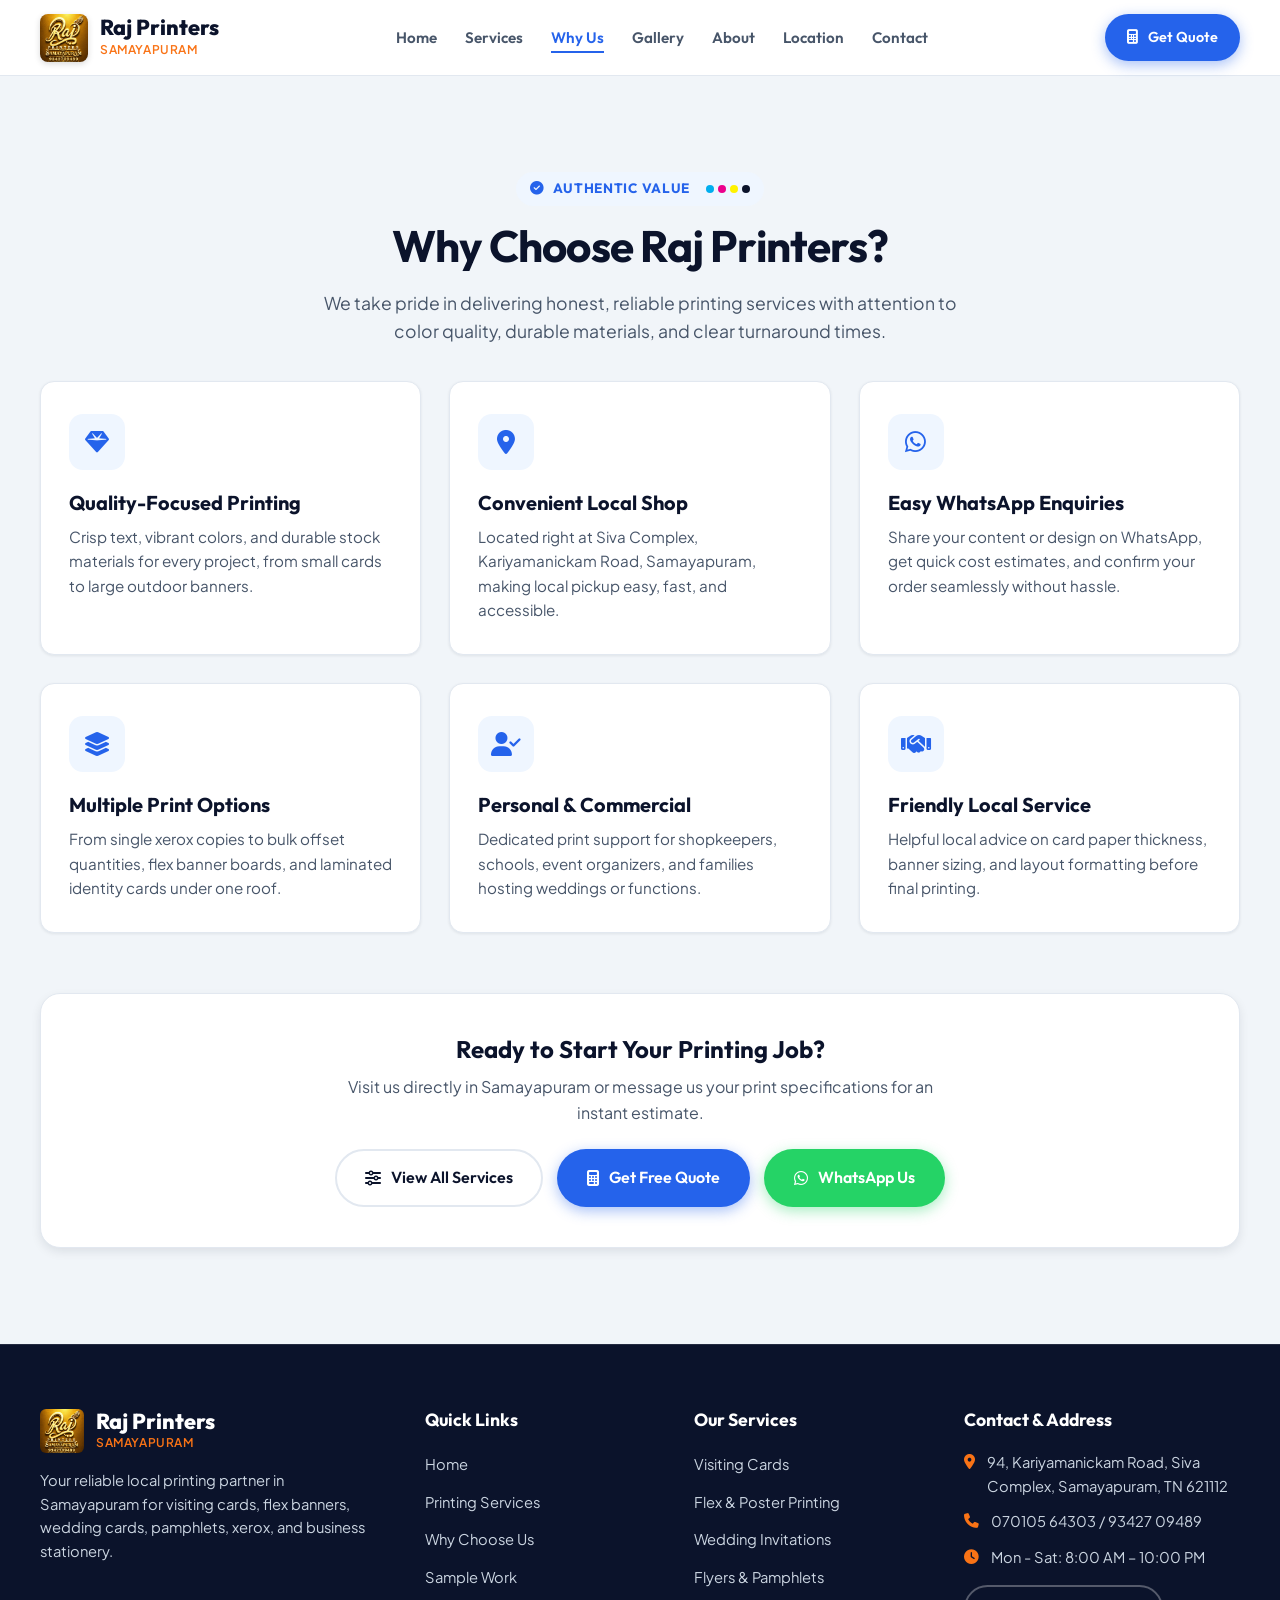
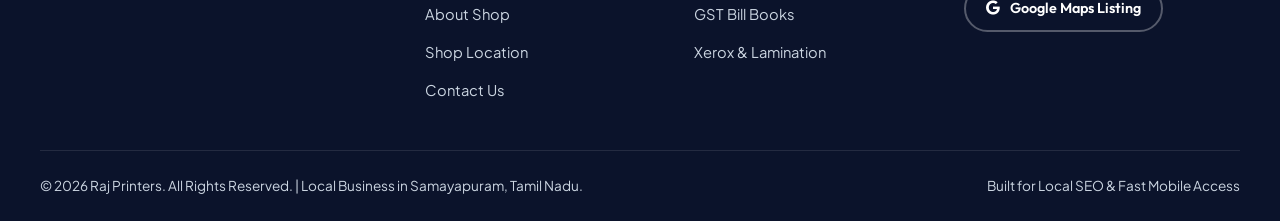
<file: why-us.html>
<!doctype html>
<html lang="en">
  <head>
    <meta charset="UTF-8" />
    <meta name="viewport" content="width=device-width, initial-scale=1.0" />

    <!-- --- PRIMARY SEO META TAGS --- -->
    <title>Why Choose Raj Printers | Trusted Local Print Shop in Samayapuram, Trichy</title>
    <meta
      name="description"
      content="Discover why Raj Printers is Samayapuram's trusted printing choice: vibrant color quality, durable paper stock, convenient Siva Complex location, quick WhatsApp quotes & friendly local service."
    />
    <meta
      name="keywords"
      content="why choose Raj Printers, trusted print shop Samayapuram, quality printing Trichy, local printer Samayapuram, offset digital printer Tamil Nadu"
    />
    <meta name="robots" content="index, follow" />
    <link
      rel="canonical"
      href="https://gsk37690-tech.github.io/Raj-Printers/why-us.html"
    />

    <!-- --- OPEN GRAPH / FACEBOOK --- -->
    <meta property="og:type" content="website" />
    <meta
      property="og:url"
      content="https://gsk37690-tech.github.io/Raj-Printers/why-us.html"
    />
    <meta
      property="og:title"
      content="Why Choose Raj Printers | Trusted Print Shop in Samayapuram"
    />
    <meta
      property="og:description"
      content="Quality-focused printing, convenient local pickup at Siva Complex, instant WhatsApp support, and honest rates at Raj Printers."
    />
    <meta
      property="og:image"
      content="https://gsk37690-tech.github.io/Raj-Printers/images/real_shop_exterior.png"
    />

    <!-- --- TWITTER CARDS --- -->
    <meta name="twitter:card" content="summary_large_image" />
    <meta
      name="twitter:title"
      content="Why Choose Raj Printers | Samayapuram"
    />
    <meta
      name="twitter:description"
      content="Reliable printing, clear color proofing, and direct owner support in Samayapuram, Trichy."
    />
    <meta
      name="twitter:image"
      content="https://gsk37690-tech.github.io/Raj-Printers/images/real_shop_exterior.png"
    />

    <!-- --- FAVICON --- -->
    <link rel="icon" type="image/png" href="images/brand_logo_gold.png" />

    <!-- --- FONTS & ICONS --- -->
    <link
      rel="stylesheet"
      href="https://cdnjs.cloudflare.com/ajax/libs/font-awesome/6.4.0/css/all.min.css"
    />
    <link rel="stylesheet" href="css/styles.css" />
  </head>
  <body>
    <!-- ==========================================
       HEADER / NAVIGATION
       ========================================== -->
    <header class="site-header" id="header">
      <div class="container header-inner">
        <a href="index.html" class="brand-logo" aria-label="Raj Printers Home">
          <img
            src="images/brand_logo_gold.png"
            alt="Raj Printers Gold Logo"
            style="
              height: 48px;
              width: auto;
              border-radius: 8px;
              box-shadow: 0 2px 6px rgba(0, 0, 0, 0.15);
            "
          />
          <div class="logo-text-group">
            <span class="logo-title">Raj Printers</span>
            <span class="logo-subtitle">Samayapuram</span>
          </div>
        </a>

        <!-- Desktop Nav Menu -->
        <nav aria-label="Primary Navigation">
          <ul class="nav-menu">
            <li><a href="index.html" class="nav-link">Home</a></li>
            <li><a href="services.html" class="nav-link">Services</a></li>
            <li><a href="why-us.html" class="nav-link active">Why Us</a></li>
            <li><a href="gallery.html" class="nav-link">Gallery</a></li>
            <li><a href="about.html" class="nav-link">About</a></li>
            <li><a href="location.html" class="nav-link">Location</a></li>
            <li><a href="contact.html" class="nav-link">Contact</a></li>
          </ul>
        </nav>

        <!-- Action Buttons & Hamburger -->
        <div class="header-actions">
          <a href="contact.html" class="btn btn-primary btn-sm d-none-mobile">
            <i class="fa-solid fa-calculator"></i> Get Quote
          </a>
          <button
            class="mobile-toggle"
            id="mobileToggle"
            aria-label="Toggle navigation menu"
            aria-expanded="false"
          >
            <span></span>
            <span></span>
            <span></span>
          </button>
        </div>
      </div>
    </header>

    <!-- Mobile Drawer Menu -->
    <div class="drawer-backdrop" id="drawerBackdrop"></div>
    <aside
      class="mobile-drawer"
      id="mobileDrawer"
      aria-label="Mobile Navigation Menu"
    >
      <div>
        <div class="brand-logo" style="margin-bottom: 24px">
          <img
            src="images/brand_logo_gold.png"
            alt="Raj Printers Gold Logo"
            style="height: 44px; width: auto; border-radius: 6px"
          />
          <div class="logo-text-group">
            <span class="logo-title">Raj Printers</span>
            <span class="logo-subtitle">Samayapuram</span>
          </div>
        </div>
        <ul class="mobile-nav-list">
          <li><a href="index.html" class="mobile-nav-link">Home</a></li>
          <li><a href="services.html" class="mobile-nav-link">Services</a></li>
          <li><a href="why-us.html" class="mobile-nav-link active">Why Us</a></li>
          <li><a href="gallery.html" class="mobile-nav-link">Gallery</a></li>
          <li><a href="about.html" class="mobile-nav-link">About Us</a></li>
          <li><a href="location.html" class="mobile-nav-link">Location</a></li>
          <li><a href="contact.html" class="mobile-nav-link">Contact Us</a></li>
        </ul>
      </div>
      <div class="drawer-contacts">
        <a href="tel:07010564303" class="btn btn-primary" style="width: 100%">
          <i class="fa-solid fa-phone"></i> Call 070105 64303
        </a>
        <a
          href="https://wa.me/917010564303"
          target="_blank"
          class="btn btn-whatsapp"
          style="width: 100%"
        >
          <i class="fa-brands fa-whatsapp"></i> WhatsApp Us
        </a>
      </div>
    </aside>

    <main>
      <!-- ==========================================
         WHY CHOOSE US SECTION
         ========================================== -->
      <section class="section-padding why-section" id="why-us" style="min-height: 70vh;">
        <div class="container">
          <div class="text-center">
            <span class="section-tag">
              <i class="fa-solid fa-circle-check"></i> Authentic Value
              <span class="cmyk-bar">
                <span class="cmyk-dot cmyk-cyan"></span>
                <span class="cmyk-dot cmyk-magenta"></span>
                <span class="cmyk-dot cmyk-yellow"></span>
                <span class="cmyk-dot cmyk-black"></span>
              </span>
            </span>
            <h1 class="section-title">Why Choose Raj Printers?</h1>
            <p class="section-subtitle">
              We take pride in delivering honest, reliable printing services
              with attention to color quality, durable materials, and clear turnaround times.
            </p>
          </div>

          <div class="why-grid">
            <div class="why-card">
              <div class="why-icon"><i class="fa-solid fa-gem"></i></div>
              <h3 class="why-title">Quality-Focused Printing</h3>
              <p class="why-desc">
                Crisp text, vibrant colors, and durable stock materials for
                every project, from small cards to large outdoor banners.
              </p>
            </div>

            <div class="why-card">
              <div class="why-icon">
                <i class="fa-solid fa-location-dot"></i>
              </div>
              <h3 class="why-title">Convenient Local Shop</h3>
              <p class="why-desc">
                Located right at Siva Complex, Kariyamanickam Road, Samayapuram,
                making local pickup easy, fast, and accessible.
              </p>
            </div>

            <div class="why-card">
              <div class="why-icon"><i class="fa-brands fa-whatsapp"></i></div>
              <h3 class="why-title">Easy WhatsApp Enquiries</h3>
              <p class="why-desc">
                Share your content or design on WhatsApp, get quick cost
                estimates, and confirm your order seamlessly without hassle.
              </p>
            </div>

            <div class="why-card">
              <div class="why-icon">
                <i class="fa-solid fa-layer-group"></i>
              </div>
              <h3 class="why-title">Multiple Print Options</h3>
              <p class="why-desc">
                From single xerox copies to bulk offset quantities, flex banner
                boards, and laminated identity cards under one roof.
              </p>
            </div>

            <div class="why-card">
              <div class="why-icon"><i class="fa-solid fa-user-check"></i></div>
              <h3 class="why-title">Personal & Commercial</h3>
              <p class="why-desc">
                Dedicated print support for shopkeepers, schools, event
                organizers, and families hosting weddings or functions.
              </p>
            </div>

            <div class="why-card">
              <div class="why-icon"><i class="fa-solid fa-handshake"></i></div>
              <h3 class="why-title">Friendly Local Service</h3>
              <p class="why-desc">
                Helpful local advice on card paper thickness, banner sizing, and
                layout formatting before final printing.
              </p>
            </div>
          </div>

          <!-- Bottom Action Box -->
          <div style="margin-top: 60px; background: var(--clr-surface); padding: 40px; border-radius: var(--radius-lg); text-align: center; border: 1px solid var(--clr-border); box-shadow: var(--shadow-md);">
            <h3 style="font-size: 1.5rem; color: var(--clr-navy-dark); margin-bottom: 10px;">Ready to Start Your Printing Job?</h3>
            <p style="color: var(--clr-text-muted); max-width: 600px; margin: 0 auto 24px auto;">
              Visit us directly in Samayapuram or message us your print specifications for an instant estimate.
            </p>
            <div style="display: flex; gap: 14px; justify-content: center; flex-wrap: wrap;">
              <a href="services.html" class="btn btn-outline">
                <i class="fa-solid fa-sliders"></i> View All Services
              </a>
              <a href="contact.html" class="btn btn-primary">
                <i class="fa-solid fa-calculator"></i> Get Free Quote
              </a>
              <a href="https://wa.me/917010564303" target="_blank" class="btn btn-whatsapp">
                <i class="fa-brands fa-whatsapp"></i> WhatsApp Us
              </a>
            </div>
          </div>
        </div>
      </section>
    </main>

    <!-- ==========================================
       FOOTER
       ========================================== -->
    <footer class="site-footer">
      <div class="container">
        <div class="footer-grid">
          <div class="footer-col">
            <div class="brand-logo" style="margin-bottom: 12px">
              <img
                src="images/brand_logo_gold.png"
                alt="Raj Printers Gold Logo"
                style="height: 44px; width: auto; border-radius: 6px"
              />
              <div class="logo-text-group">
                <span class="logo-title" style="color: #fff">Raj Printers</span>
                <span class="logo-subtitle">Samayapuram</span>
              </div>
            </div>
            <p class="footer-desc">
              Your reliable local printing partner in Samayapuram for visiting
              cards, flex banners, wedding cards, pamphlets, xerox, and business
              stationery.
            </p>
          </div>

          <div class="footer-col">
            <h4>Quick Links</h4>
            <ul class="footer-links">
              <li><a href="index.html">Home</a></li>
              <li><a href="services.html">Printing Services</a></li>
              <li><a href="why-us.html">Why Choose Us</a></li>
              <li><a href="gallery.html">Sample Work</a></li>
              <li><a href="about.html">About Shop</a></li>
              <li><a href="location.html">Shop Location</a></li>
              <li><a href="contact.html">Contact Us</a></li>
            </ul>
          </div>

          <div class="footer-col">
            <h4>Our Services</h4>
            <ul class="footer-links">
              <li><a href="services.html">Visiting Cards</a></li>
              <li><a href="services.html">Flex & Poster Printing</a></li>
              <li><a href="services.html">Wedding Invitations</a></li>
              <li><a href="services.html">Flyers & Pamphlets</a></li>
              <li><a href="services.html">GST Bill Books</a></li>
              <li><a href="services.html">Xerox & Lamination</a></li>
            </ul>
          </div>

          <div class="footer-col">
            <h4>Contact & Address</h4>
            <div class="footer-contact-item">
              <i class="fa-solid fa-location-dot"></i>
              <div>
                94, Kariyamanickam Road, Siva Complex, Samayapuram, TN 621112
              </div>
            </div>
            <div class="footer-contact-item">
              <i class="fa-solid fa-phone"></i>
              <div>070105 64303 / 93427 09489</div>
            </div>
            <div class="footer-contact-item">
              <i class="fa-solid fa-clock"></i>
              <div>Mon - Sat: 8:00 AM – 10:00 PM</div>
            </div>
            <div style="margin-top: 16px">
              <a
                href="https://maps.app.goo.gl/1FNJHGQRjnb7kzYv6"
                target="_blank"
                class="btn btn-outline btn-sm"
                style="color: #fff; border-color: rgba(255, 255, 255, 0.3)"
              >
                <i class="fa-brands fa-google"></i> Google Maps Listing
              </a>
            </div>
          </div>
        </div>

        <div class="footer-bottom">
          <div>
            &copy; <span id="year">2026</span> Raj Printers. All Rights
            Reserved. | Local Business in Samayapuram, Tamil Nadu.
          </div>
          <div>Built for Local SEO & Fast Mobile Access</div>
        </div>
      </div>
    </footer>

    <!-- ==========================================
       MOBILE STICKY BOTTOM ACTION BAR
       ========================================== -->
    <div class="mobile-sticky-bar">
      <a href="tel:07010564303" class="sticky-action-btn call">
        <i class="fa-solid fa-phone"></i>
        <span>Call</span>
      </a>
      <a
        href="https://wa.me/917010564303"
        target="_blank"
        class="sticky-action-btn whatsapp"
      >
        <i class="fa-brands fa-whatsapp"></i>
        <span>WhatsApp</span>
      </a>
      <a href="location.html" class="sticky-action-btn map">
        <i class="fa-solid fa-location-dot"></i>
        <span>Map</span>
      </a>
      <a href="contact.html" class="sticky-action-btn quote">
        <i class="fa-solid fa-calculator"></i>
        <span>Quote</span>
      </a>
    </div>

    <!-- --- JAVASCRIPT LOGIC --- -->
    <script src="js/config.js"></script>
    <script src="js/app.js"></script>
  </body>
</html>
</file>
<file: css/styles.css>
/* ==========================================================================
   RAJ PRINTERS - PRODUCTION CSS DESIGN SYSTEM
   Modern, Mobile-First, Accessible & High-Converting Local Business Styling
   ========================================================================== */

/* --- GOOGLE FONTS IMPORT --- */
@import url('https://fonts.googleapis.com/css2?family=Outfit:wght@400;500;600;700;800&family=Plus+Jakarta+Sans:wght@400;500;600;700&display=swap');

/* --- DESIGN TOKENS --- */
:root {
  /* Brand Palette */
  --clr-navy-dark: #0b132b;
  --clr-navy-main: #1c2541;
  --clr-blue-primary: #2563eb;
  --clr-blue-hover: #1d4ed8;
  --clr-blue-light: #eff6ff;
  --clr-orange-accent: #f97316;
  --clr-orange-hover: #ea580c;
  --clr-whatsapp: #25d366;
  --clr-whatsapp-hover: #1da851;
  --clr-gold: #f59e0b;

  /* Neutral Tones */
  --clr-bg: #f8fafc;
  --clr-surface: #ffffff;
  --clr-surface-muted: #f1f5f9;
  --clr-text-main: #0f172a;
  --clr-text-muted: #475569;
  --clr-text-light: #94a3b8;
  --clr-border: #e2e8f0;

  /* Typography */
  --font-heading: 'Outfit', -apple-system, BlinkMacSystemFont, sans-serif;
  --font-body: 'Plus Jakarta Sans', -apple-system, BlinkMacSystemFont, sans-serif;

  /* Spacing */
  --container-max: 1240px;
  --header-height: 76px;

  /* Shadows & Elevation */
  --shadow-sm: 0 1px 3px rgba(15, 23, 42, 0.08);
  --shadow-md: 0 4px 12px -2px rgba(15, 23, 42, 0.12);
  --shadow-lg: 0 12px 28px -4px rgba(15, 23, 42, 0.15);
  --shadow-glow: 0 0 20px rgba(37, 99, 235, 0.35);

  /* Transitions */
  --transition-fast: all 0.2s cubic-bezier(0.4, 0, 0.2, 1);
  --transition-normal: all 0.3s cubic-bezier(0.4, 0, 0.2, 1);
  
  /* Border Radius */
  --radius-sm: 8px;
  --radius-md: 14px;
  --radius-lg: 20px;
  --radius-pill: 9999px;
}

/* --- BASE & RESET --- */
*, *::before, *::after {
  box-sizing: border-box;
  margin: 0;
  padding: 0;
}

html {
  scroll-behavior: smooth;
  font-size: 16px;
  -webkit-text-size-adjust: 100%;
}

body {
  font-family: var(--font-body);
  background-color: var(--clr-bg);
  color: var(--clr-text-main);
  line-height: 1.6;
  overflow-x: hidden;
  /* Extra space at bottom on mobile for sticky action bar */
  padding-bottom: 72px;
}

@media (min-width: 992px) {
  body {
    padding-bottom: 0;
  }
}

img, picture, video {
  max-width: 100%;
  display: block;
}

a {
  color: inherit;
  text-decoration: none;
}

button, input, select, textarea {
  font-family: inherit;
  font-size: inherit;
}

/* Accessible focus outline */
:focus-visible {
  outline: 3px solid var(--clr-blue-primary);
  outline-offset: 3px;
}

/* --- TYPOGRAPHY UTILITIES --- */
h1, h2, h3, h4, h5, h6 {
  font-family: var(--font-heading);
  color: var(--clr-navy-dark);
  font-weight: 700;
  line-height: 1.25;
}

.section-tag {
  display: inline-flex;
  align-items: center;
  gap: 8px;
  background-color: var(--clr-blue-light);
  color: var(--clr-blue-primary);
  font-family: var(--font-heading);
  font-weight: 700;
  font-size: 0.85rem;
  letter-spacing: 0.05em;
  text-transform: uppercase;
  padding: 6px 14px;
  border-radius: var(--radius-pill);
  margin-bottom: 12px;
}

.section-title {
  font-size: 2.25rem;
  letter-spacing: -0.02em;
  margin-bottom: 16px;
}

@media (min-width: 768px) {
  .section-title {
    font-size: 2.75rem;
  }
}

.section-subtitle {
  font-size: 1.1rem;
  color: var(--clr-text-muted);
  max-width: 680px;
  margin-bottom: 36px;
}

.text-center {
  text-align: center;
}

.text-center .section-subtitle {
  margin-left: auto;
  margin-right: auto;
}

/* --- LAYOUT UTILITIES --- */
.container {
  width: 100%;
  max-width: var(--container-max);
  margin: 0 auto;
  padding: 0 20px;
}

.section-padding {
  padding: 64px 0;
}

@media (min-width: 992px) {
  .section-padding {
    padding: 96px 0;
  }
}

/* --- BUTTON COMPONENTS --- */
.btn {
  display: inline-flex;
  align-items: center;
  justify-content: center;
  gap: 10px;
  font-family: var(--font-heading);
  font-weight: 600;
  font-size: 1rem;
  padding: 14px 28px;
  border-radius: var(--radius-pill);
  border: 2px solid transparent;
  cursor: pointer;
  transition: var(--transition-fast);
  text-align: center;
  white-space: nowrap;
}

.btn-primary {
  background-color: var(--clr-blue-primary);
  color: #ffffff;
  box-shadow: 0 4px 14px rgba(37, 99, 235, 0.4);
}

.btn-primary:hover {
  background-color: var(--clr-blue-hover);
  transform: translateY(-2px);
  box-shadow: 0 6px 20px rgba(37, 99, 235, 0.5);
}

.btn-whatsapp {
  background-color: var(--clr-whatsapp);
  color: #ffffff;
  box-shadow: 0 4px 14px rgba(37, 211, 102, 0.4);
}

.btn-whatsapp:hover {
  background-color: var(--clr-whatsapp-hover);
  transform: translateY(-2px);
  box-shadow: 0 6px 20px rgba(37, 211, 102, 0.5);
}

.btn-orange {
  background-color: var(--clr-orange-accent);
  color: #ffffff;
  box-shadow: 0 4px 14px rgba(249, 115, 22, 0.4);
}

.btn-orange:hover {
  background-color: var(--clr-orange-hover);
  transform: translateY(-2px);
}

.btn-outline {
  background: transparent;
  border-color: var(--clr-border);
  color: var(--clr-navy-dark);
}

.btn-outline:hover {
  border-color: var(--clr-blue-primary);
  color: var(--clr-blue-primary);
  background-color: var(--clr-blue-light);
}

.btn-white {
  background: #ffffff;
  color: var(--clr-navy-dark);
  box-shadow: var(--shadow-md);
}

.btn-white:hover {
  background: var(--clr-surface-muted);
  transform: translateY(-2px);
}

.btn-sm {
  padding: 10px 20px;
  font-size: 0.9rem;
}

/* --- HEADER & NAVIGATION --- */
.site-header {
  position: sticky;
  top: 0;
  left: 0;
  width: 100%;
  height: var(--header-height);
  background-color: rgba(255, 255, 255, 0.92);
  backdrop-filter: blur(12px);
  -webkit-backdrop-filter: blur(12px);
  z-index: 1000;
  border-bottom: 1px solid var(--clr-border);
  transition: var(--transition-fast);
}

.header-inner {
  display: flex;
  align-items: center;
  justify-content: space-between;
  height: 100%;
}

.brand-logo {
  display: flex;
  align-items: center;
  gap: 12px;
}

.logo-icon {
  width: 44px;
  height: 44px;
  background: linear-gradient(135deg, var(--clr-navy-dark) 0%, var(--clr-blue-primary) 100%);
  border-radius: var(--radius-md);
  display: flex;
  align-items: center;
  justify-content: center;
  color: #ffffff;
  font-size: 1.4rem;
  box-shadow: var(--shadow-sm);
}

.logo-text-group {
  display: flex;
  flex-direction: column;
}

.logo-title {
  font-family: var(--font-heading);
  font-weight: 800;
  font-size: 1.35rem;
  color: var(--clr-navy-dark);
  line-height: 1.1;
}

.logo-subtitle {
  font-size: 0.75rem;
  color: var(--clr-orange-accent);
  font-weight: 600;
  letter-spacing: 0.05em;
  text-transform: uppercase;
}

.nav-menu {
  display: none;
  align-items: center;
  gap: 28px;
  list-style: none;
}

@media (min-width: 992px) {
  .nav-menu {
    display: flex;
  }
}

.nav-link {
  font-family: var(--font-heading);
  font-weight: 600;
  font-size: 0.95rem;
  color: var(--clr-text-muted);
  transition: var(--transition-fast);
  position: relative;
}

.nav-link:hover, .nav-link.active {
  color: var(--clr-blue-primary);
}

.nav-link::after {
  content: '';
  position: absolute;
  bottom: -6px;
  left: 0;
  width: 0;
  height: 2px;
  background-color: var(--clr-blue-primary);
  transition: var(--transition-fast);
}

.nav-link:hover::after, .nav-link.active::after {
  width: 100%;
}

.header-actions {
  display: flex;
  align-items: center;
  gap: 12px;
}

/* Mobile Toggle Hamburger */
.mobile-toggle {
  display: flex;
  flex-direction: column;
  justify-content: space-between;
  width: 32px;
  height: 22px;
  background: transparent;
  border: none;
  cursor: pointer;
  padding: 0;
  z-index: 1002;
}

@media (min-width: 992px) {
  .mobile-toggle {
    display: none;
  }
}

.mobile-toggle span {
  width: 100%;
  height: 3px;
  background-color: var(--clr-navy-dark);
  border-radius: 2px;
  transition: var(--transition-fast);
}

/* Mobile Drawer Overlay */
.mobile-drawer {
  position: fixed;
  top: 0;
  right: -100%;
  width: 85%;
  max-width: 360px;
  height: 100vh;
  background-color: var(--clr-surface);
  z-index: 1001;
  padding: 90px 24px 32px 24px;
  box-shadow: -8px 0 30px rgba(0,0,0,0.15);
  transition: right 0.35s cubic-bezier(0.4, 0, 0.2, 1);
  display: flex;
  flex-direction: column;
  justify-content: space-between;
}

.mobile-drawer.open {
  right: 0;
}

.drawer-backdrop {
  position: fixed;
  top: 0;
  left: 0;
  width: 100%;
  height: 100vh;
  background-color: rgba(15, 23, 42, 0.5);
  backdrop-filter: blur(4px);
  z-index: 1000;
  opacity: 0;
  visibility: hidden;
  transition: var(--transition-fast);
}

.drawer-backdrop.open {
  opacity: 1;
  visibility: visible;
}

.mobile-nav-list {
  list-style: none;
  display: flex;
  flex-direction: column;
  gap: 20px;
}

.mobile-nav-link {
  font-family: var(--font-heading);
  font-size: 1.15rem;
  font-weight: 600;
  color: var(--clr-navy-dark);
  display: block;
  padding-bottom: 8px;
  border-bottom: 1px solid var(--clr-border);
}

.drawer-contacts {
  display: flex;
  flex-direction: column;
  gap: 12px;
  margin-top: 24px;
}

/* --- PRINTER SHOP CMYK ACCENTS & BACKGROUND PATTERNS --- */
.cmyk-bar {
  display: inline-flex;
  align-items: center;
  gap: 4px;
  margin-left: 8px;
  vertical-align: middle;
}

.cmyk-dot {
  width: 8px;
  height: 8px;
  border-radius: 50%;
  display: inline-block;
}
.cmyk-cyan { background-color: #00aeef; }
.cmyk-magenta { background-color: #ec008c; }
.cmyk-yellow { background-color: #fff200; }
.cmyk-black { background-color: var(--clr-navy-dark); }

/* Print Halftone Dot Matrix Overlay */
.print-halftone-overlay {
  position: absolute;
  inset: 0;
  pointer-events: none;
  opacity: 0.04;
  background-image: radial-gradient(#2563eb 1.5px, transparent 1.5px), radial-gradient(#f97316 1.5px, transparent 1.5px);
  background-size: 32px 32px;
  background-position: 0 0, 16px 16px;
}

/* Ambient Print Press Glowing Lights */
.ambient-glow-cyan {
  position: absolute;
  top: -100px;
  right: -100px;
  width: 450px;
  height: 450px;
  background: radial-gradient(circle, rgba(0, 174, 239, 0.18) 0%, rgba(37, 99, 235, 0) 70%);
  border-radius: 50%;
  pointer-events: none;
  filter: blur(50px);
}

.ambient-glow-magenta {
  position: absolute;
  bottom: -100px;
  left: -100px;
  width: 450px;
  height: 450px;
  background: radial-gradient(circle, rgba(236, 0, 140, 0.15) 0%, rgba(249, 115, 22, 0) 70%);
  border-radius: 50%;
  pointer-events: none;
  filter: blur(50px);
}

/* --- HERO SECTION --- */
.hero-section {
  position: relative;
  background: linear-gradient(135deg, #0b132b 0%, #1c2541 60%, #0f172a 100%);
  color: #ffffff;
  padding: 60px 0 80px 0;
  overflow: hidden;
}

@media (min-width: 992px) {
  .hero-section {
    padding: 80px 0 100px 0;
  }
}

.hero-bg-pattern {
  position: absolute;
  top: 0;
  right: 0;
  width: 100%;
  height: 100%;
  opacity: 0.05;
  background-image: radial-gradient(#ffffff 2px, transparent 2px);
  background-size: 28px 28px;
  pointer-events: none;
}

.hero-grid {
  display: grid;
  grid-template-columns: 1fr;
  gap: 40px;
  align-items: center;
}

@media (min-width: 992px) {
  .hero-grid {
    grid-template-columns: 1.1fr 0.9fr;
    gap: 60px;
  }
}

.hero-badge {
  display: inline-flex;
  align-items: center;
  gap: 10px;
  background: rgba(255, 255, 255, 0.12);
  border: 1px solid rgba(255, 255, 255, 0.22);
  backdrop-filter: blur(12px);
  -webkit-backdrop-filter: blur(12px);
  padding: 6px 18px 6px 8px;
  border-radius: var(--radius-pill);
  font-size: 0.88rem;
  font-weight: 600;
  color: #f8fafc;
  margin-bottom: 24px;
  box-shadow: 0 4px 16px rgba(0, 0, 0, 0.2);
}

.deity-img-frame {
  width: 32px;
  height: 32px;
  border-radius: 50%;
  background: linear-gradient(135deg, rgba(245, 158, 11, 0.25) 0%, rgba(255, 255, 255, 0.35) 100%);
  display: flex;
  align-items: center;
  justify-content: center;
  overflow: hidden;
  flex-shrink: 0;
  border: 1.5px solid var(--clr-gold);
  box-shadow: 0 2px 8px rgba(0, 0, 0, 0.3);
}

.deity-img-frame img {
  width: 100%;
  height: 100%;
  object-fit: contain;
  object-position: center;
}

.hero-badge i {
  color: var(--clr-orange-accent);
}

.hero-title {
  font-size: 2.5rem;
  color: #ffffff;
  line-height: 1.15;
  margin-bottom: 20px;
  letter-spacing: -0.02em;
}

@media (min-width: 768px) {
  .hero-title {
    font-size: 3.25rem;
  }
}

.hero-title span {
  color: #60a5fa;
  position: relative;
}

.hero-subtitle {
  font-size: 1.1rem;
  color: #cbd5e1;
  margin-bottom: 32px;
  line-height: 1.6;
}

.hero-cta-group {
  display: flex;
  flex-wrap: wrap;
  gap: 14px;
  margin-bottom: 36px;
}

.trust-strip {
  display: flex;
  flex-wrap: wrap;
  align-items: center;
  gap: 24px;
  padding-top: 24px;
  border-top: 1px solid rgba(255, 255, 255, 0.15);
}

.trust-item {
  display: flex;
  align-items: center;
  gap: 10px;
  font-size: 0.9rem;
  color: #e2e8f0;
}

.trust-item i {
  color: var(--clr-gold);
  font-size: 1.1rem;
}

.hero-image-wrapper {
  background: radial-gradient(circle at center, #ffffff 0%, #fef9ed 100%);
  border-radius: 20px;
  box-shadow: 0 8px 24px rgba(0, 0, 0, 0.4);
  overflow: hidden;
  position: relative;
  
  /* THIS is the magic line. Lower this number to make the whole thing smaller! */
  max-width: 380px; /* Try 380px, 350px, or 300px until you like the size */
  
  width: 100%; 
  height: fit-content; 
  margin: 0 auto; 
}

/* Keep your current CSS for the main image */
.hero-image-wrapper img {
  width: 100%; 
  height: auto; 
  display: block;
  mix-blend-mode: multiply; 
}

/* ADD THIS to fix the tiny logo inside the card */
.hero-image-wrapper div img {
  mix-blend-mode: normal !important; /* Stops it from turning black */
  width: auto !important; /* Stops it from stretching */
  max-width: 100%; 
}
.hero-image-wrapper:hover img {
  transform: scale(1.03);
}

.hero-floating-card {
  position: absolute;
  bottom: 20px;
  left: 20px;
  right: 20px;
  background: rgba(11, 19, 43, 0.85);
  backdrop-filter: blur(12px);
  -webkit-backdrop-filter: blur(12px);
  padding: 16px 20px;
  border-radius: var(--radius-md);
  border: 1px solid rgba(255, 255, 255, 0.2);
  display: flex;
  align-items: center;
  justify-content: space-between;
}

.floating-card-info {
  display: flex;
  align-items: center;
  gap: 12px;
}

.floating-icon {
  width: 40px;
  height: 40px;
  background: var(--clr-whatsapp);
  border-radius: 50%;
  display: flex;
  align-items: center;
  justify-content: center;
  color: #fff;
  font-size: 1.2rem;
}

.floating-text h4 {
  color: #ffffff;
  font-size: 0.95rem;
  margin-bottom: 2px;
}

.floating-text p {
  color: #cbd5e1;
  font-size: 0.8rem;
}

/* --- SERVICES SECTION --- */
.service-tabs {
  display: flex;
  justify-content: center;
  gap: 10px;
  flex-wrap: wrap;
  margin-bottom: 40px;
}

.tab-btn {
  background: var(--clr-surface);
  border: 1px solid var(--clr-border);
  color: var(--clr-text-muted);
  font-family: var(--font-heading);
  font-weight: 600;
  padding: 10px 22px;
  border-radius: var(--radius-pill);
  cursor: pointer;
  transition: var(--transition-fast);
}

.tab-btn.active, .tab-btn:hover {
  background: var(--clr-blue-primary);
  color: #ffffff;
  border-color: var(--clr-blue-primary);
  box-shadow: var(--shadow-sm);
}

.services-grid {
  display: grid;
  grid-template-columns: 1fr;
  gap: 28px;
}

@media (min-width: 640px) {
  .services-grid {
    grid-template-columns: repeat(2, 1fr);
  }
}

@media (min-width: 1024px) {
  .services-grid {
    grid-template-columns: repeat(4, 1fr);
  }
}

.service-card {
  background: var(--clr-surface);
  border-radius: var(--radius-md);
  border: 1px solid var(--clr-border);
  overflow: hidden;
  box-shadow: var(--shadow-sm);
  transition: var(--transition-normal);
  display: flex;
  flex-direction: column;
}

.service-card:hover {
  transform: translateY(-6px);
  box-shadow: var(--shadow-lg);
  border-color: var(--clr-blue-primary);
}

.service-thumb {
  position: relative;
  height: 180px;
  overflow: hidden;
}

.service-thumb img {
  width: 100%;
  height: 100%;
  object-fit: cover;
  transition: transform 0.4s ease;
}

.service-card:hover .service-thumb img {
  transform: scale(1.06);
}

.popular-badge {
  position: absolute;
  top: 12px;
  right: 12px;
  background: var(--clr-orange-accent);
  color: #ffffff;
  font-family: var(--font-heading);
  font-size: 0.75rem;
  font-weight: 700;
  padding: 4px 10px;
  border-radius: var(--radius-pill);
  text-transform: uppercase;
}

.service-content {
  padding: 24px;
  display: flex;
  flex-direction: column;
  flex-grow: 1;
}

.service-title {
  font-size: 1.2rem;
  margin-bottom: 10px;
  color: var(--clr-navy-dark);
}

.service-desc {
  font-size: 0.92rem;
  color: var(--clr-text-muted);
  margin-bottom: 20px;
  flex-grow: 1;
}

.service-card-footer {
  margin-top: auto;
  display: flex;
  align-items: center;
  justify-content: space-between;
}

/* --- WHY CHOOSE US SECTION --- */
.why-section {
  background-color: var(--clr-surface-muted);
}

.why-grid {
  display: grid;
  grid-template-columns: 1fr;
  gap: 28px;
}

@media (min-width: 640px) {
  .why-grid {
    grid-template-columns: repeat(2, 1fr);
  }
}

@media (min-width: 1024px) {
  .why-grid {
    grid-template-columns: repeat(3, 1fr);
  }
}

.why-card {
  background: var(--clr-surface);
  padding: 32px 28px;
  border-radius: var(--radius-md);
  border: 1px solid var(--clr-border);
  box-shadow: var(--shadow-sm);
  transition: var(--transition-fast);
}

.why-card:hover {
  transform: translateY(-4px);
  border-color: var(--clr-blue-primary);
  box-shadow: var(--shadow-md);
}

.why-icon {
  width: 56px;
  height: 56px;
  background: var(--clr-blue-light);
  color: var(--clr-blue-primary);
  border-radius: var(--radius-md);
  display: flex;
  align-items: center;
  justify-content: center;
  font-size: 1.5rem;
  margin-bottom: 20px;
}

.why-title {
  font-size: 1.25rem;
  margin-bottom: 10px;
}

.why-desc {
  font-size: 0.95rem;
  color: var(--clr-text-muted);
}

/* --- GALLERY SECTION --- */
.gallery-grid {
  display: grid;
  grid-template-columns: 1fr;
  gap: 20px;
}

@media (min-width: 640px) {
  .gallery-grid {
    grid-template-columns: repeat(2, 1fr);
  }
}

@media (min-width: 992px) {
  .gallery-grid {
    grid-template-columns: repeat(3, 1fr);
  }
}

.gallery-item {
  position: relative;
  border-radius: var(--radius-md);
  overflow: hidden;
  height: 260px;
  box-shadow: var(--shadow-sm);
  border: 1px solid var(--clr-border);
}

.gallery-item img {
  width: 100%;
  height: 100%;
  object-fit: cover;
  transition: transform 0.4s ease;
}

.gallery-item:hover img {
  transform: scale(1.08);
}

.gallery-overlay {
  position: absolute;
  inset: 0;
  background: linear-gradient(to top, rgba(11, 19, 43, 0.9) 0%, transparent 60%);
  display: flex;
  flex-direction: column;
  justify-content: flex-end;
  padding: 20px;
  color: #ffffff;
  opacity: 0;
  transition: opacity 0.3s ease;
}

.gallery-item:hover .gallery-overlay {
  opacity: 1;
}

.gallery-overlay h4 {
  color: #ffffff;
  font-size: 1.1rem;
  margin-bottom: 4px;
}

.gallery-overlay p {
  color: #cbd5e1;
  font-size: 0.85rem;
}

/* --- ABOUT SECTION --- */
.about-grid {
  display: grid;
  grid-template-columns: 1fr;
  gap: 40px;
  align-items: center;
}

@media (min-width: 992px) {
  .about-grid {
    grid-template-columns: 1fr 1fr;
    gap: 60px;
  }
}

.about-img-frame {
  position: relative;
  border-radius: var(--radius-lg);
  overflow: hidden;
  box-shadow: var(--shadow-lg);
}

.about-img-frame img {
  width: 100%;
  height: 380px;
  object-fit: cover;
}

.about-experience-badge {
  position: absolute;
  bottom: 24px;
  right: 24px;
  background: var(--clr-blue-primary);
  color: #ffffff;
  padding: 16px 24px;
  border-radius: var(--radius-md);
  box-shadow: var(--shadow-md);
}

.about-experience-badge h3 {
  color: #ffffff;
  font-size: 1.75rem;
  line-height: 1;
}

.about-experience-badge p {
  font-size: 0.85rem;
  opacity: 0.9;
}

.about-text p {
  color: var(--clr-text-muted);
  font-size: 1.05rem;
  margin-bottom: 18px;
}

.about-features-list {
  list-style: none;
  display: grid;
  grid-template-columns: 1fr 1fr;
  gap: 14px;
  margin-top: 24px;
}

.about-feature-item {
  display: flex;
  align-items: center;
  gap: 10px;
  font-weight: 600;
  color: var(--clr-navy-dark);
}

.about-feature-item i {
  color: var(--clr-whatsapp);
}

/* --- TARGET AUDIENCE SPLIT (BUSINESS vs PERSONAL) --- */
.split-section {
  background-color: var(--clr-navy-dark);
  color: #ffffff;
  padding: 80px 0;
}

.split-grid {
  display: grid;
  grid-template-columns: 1fr;
  gap: 32px;
}

@media (min-width: 768px) {
  .split-grid {
    grid-template-columns: 1fr 1fr;
  }
}

.split-card {
  background: rgba(255, 255, 255, 0.05);
  border: 1px solid rgba(255, 255, 255, 0.12);
  border-radius: var(--radius-lg);
  padding: 40px 32px;
  display: flex;
  flex-direction: column;
  transition: var(--transition-fast);
}

.split-card:hover {
  background: rgba(255, 255, 255, 0.08);
  border-color: var(--clr-blue-primary);
}

.split-icon {
  width: 52px;
  height: 52px;
  background: rgba(37, 99, 235, 0.2);
  color: #60a5fa;
  border-radius: var(--radius-md);
  display: flex;
  align-items: center;
  justify-content: center;
  font-size: 1.4rem;
  margin-bottom: 20px;
}

.split-title {
  color: #ffffff;
  font-size: 1.6rem;
  margin-bottom: 12px;
}

.split-desc {
  color: #cbd5e1;
  margin-bottom: 24px;
}

.split-list {
  list-style: none;
  display: flex;
  flex-direction: column;
  gap: 10px;
  margin-bottom: 32px;
  flex-grow: 1;
}

.split-list li {
  display: flex;
  align-items: center;
  gap: 10px;
  color: #e2e8f0;
  font-size: 0.95rem;
}

.split-list li i {
  color: var(--clr-orange-accent);
}

/* --- REVIEWS & TRUST SECTION --- */
.reviews-banner {
  background: linear-gradient(135deg, var(--clr-blue-light) 0%, #ffffff 100%);
  border-radius: var(--radius-lg);
  border: 1px solid var(--clr-border);
  padding: 48px 32px;
  display: flex;
  flex-direction: column;
  align-items: center;
  text-align: center;
  box-shadow: var(--shadow-sm);
}

.stars-group {
  display: flex;
  gap: 6px;
  color: var(--clr-gold);
  font-size: 1.75rem;
  margin-bottom: 12px;
}

.review-score {
  font-family: var(--font-heading);
  font-weight: 800;
  font-size: 3rem;
  color: var(--clr-navy-dark);
  line-height: 1;
  margin-bottom: 8px;
}

.review-subtitle {
  font-size: 1.1rem;
  color: var(--clr-text-muted);
  margin-bottom: 24px;
}

/* --- LOCATION & MAP SECTION --- */
.location-grid {
  display: grid;
  grid-template-columns: 1fr;
  gap: 36px;
}

@media (min-width: 992px) {
  .location-grid {
    grid-template-columns: 1fr 1.2fr;
    gap: 48px;
  }
}

.location-info-card {
  background: var(--clr-surface);
  border-radius: var(--radius-lg);
  padding: 36px;
  border: 1px solid var(--clr-border);
  box-shadow: var(--shadow-sm);
}

.info-item {
  display: flex;
  gap: 16px;
  margin-bottom: 24px;
}

.info-icon {
  width: 44px;
  height: 44px;
  background: var(--clr-blue-light);
  color: var(--clr-blue-primary);
  border-radius: var(--radius-md);
  display: flex;
  align-items: center;
  justify-content: center;
  font-size: 1.2rem;
  flex-shrink: 0;
}

.info-details h4 {
  font-size: 1.1rem;
  margin-bottom: 4px;
}

.info-details p {
  color: var(--clr-text-muted);
  font-size: 0.95rem;
  line-height: 1.5;
}

.map-wrapper {
  border-radius: var(--radius-lg);
  overflow: hidden;
  border: 1px solid var(--clr-border);
  box-shadow: var(--shadow-md);
  height: 100%;
  min-height: 380px;
}

.map-wrapper iframe {
  width: 100%;
  height: 100%;
  min-height: 380px;
  border: none;
}

/* --- CONTACT / ENQUIRY SECTION --- */
.contact-grid {
  display: grid;
  grid-template-columns: 1fr;
  gap: 36px;
}

@media (min-width: 992px) {
  .contact-grid {
    grid-template-columns: 0.9fr 1.1fr;
    gap: 48px;
  }
}

.quick-contact-card {
  background: var(--clr-navy-dark);
  color: #ffffff;
  padding: 40px 32px;
  border-radius: var(--radius-lg);
  display: flex;
  flex-direction: column;
  justify-content: space-between;
}

.quick-contact-card h3 {
  color: #ffffff;
  font-size: 1.75rem;
  margin-bottom: 12px;
}

.quick-contact-card p {
  color: #cbd5e1;
  margin-bottom: 28px;
}

.direct-actions-list {
  display: flex;
  flex-direction: column;
  gap: 16px;
}

.contact-form-card {
  background: var(--clr-surface);
  padding: 40px 32px;
  border-radius: var(--radius-lg);
  border: 1px solid var(--clr-border);
  box-shadow: var(--shadow-sm);
}

.form-group {
  margin-bottom: 20px;
}

.form-group label {
  display: block;
  font-family: var(--font-heading);
  font-weight: 600;
  font-size: 0.92rem;
  color: var(--clr-navy-dark);
  margin-bottom: 8px;
}

.form-control {
  width: 100%;
  padding: 12px 16px;
  border-radius: var(--radius-sm);
  border: 1px solid var(--clr-border);
  background-color: var(--clr-bg);
  color: var(--clr-text-main);
  transition: var(--transition-fast);
}

.form-control:focus {
  outline: none;
  border-color: var(--clr-blue-primary);
  background-color: #ffffff;
  box-shadow: 0 0 0 4px rgba(37, 99, 235, 0.15);
}

textarea.form-control {
  resize: vertical;
  min-height: 120px;
}

.form-note {
  font-size: 0.82rem;
  color: var(--clr-text-light);
  margin-top: 12px;
  text-align: center;
}

/* --- FOOTER --- */
.site-footer {
  background-color: var(--clr-navy-dark);
  color: #cbd5e1;
  padding: 64px 0 24px 0;
  border-top: 1px solid rgba(255, 255, 255, 0.1);
}

.footer-grid {
  display: grid;
  grid-template-columns: 1fr;
  gap: 40px;
  margin-bottom: 48px;
}

@media (min-width: 640px) {
  .footer-grid {
    grid-template-columns: repeat(2, 1fr);
  }
}

@media (min-width: 992px) {
  .footer-grid {
    grid-template-columns: 1.5fr 1fr 1fr 1.2fr;
  }
}

.footer-col h4 {
  color: #ffffff;
  font-size: 1.1rem;
  margin-bottom: 20px;
}

.footer-desc {
  font-size: 0.92rem;
  line-height: 1.6;
  margin-top: 16px;
}

.footer-links {
  list-style: none;
  display: flex;
  flex-direction: column;
  gap: 12px;
}

.footer-links a {
  font-size: 0.92rem;
  transition: var(--transition-fast);
}

.footer-links a:hover {
  color: #60a5fa;
  padding-left: 4px;
}

.footer-contact-item {
  display: flex;
  gap: 12px;
  font-size: 0.92rem;
  margin-bottom: 12px;
}

.footer-contact-item i {
  color: var(--clr-orange-accent);
  margin-top: 4px;
}

.footer-bottom {
  padding-top: 24px;
  border-top: 1px solid rgba(255, 255, 255, 0.1);
  display: flex;
  flex-direction: column;
  align-items: center;
  justify-content: space-between;
  gap: 16px;
  font-size: 0.85rem;
  text-align: center;
}

@media (min-width: 768px) {
  .footer-bottom {
    flex-direction: row;
    text-align: left;
  }
}

/* --- MOBILE STICKY BOTTOM ACTION BAR --- */
.mobile-sticky-bar {
  position: fixed;
  bottom: 0;
  left: 0;
  width: 100%;
  height: 64px;
  background-color: var(--clr-navy-dark);
  z-index: 999;
  display: flex;
  align-items: center;
  justify-content: space-around;
  border-top: 1px solid rgba(255, 255, 255, 0.15);
  box-shadow: 0 -4px 16px rgba(0, 0, 0, 0.2);
}

@media (min-width: 992px) {
  .mobile-sticky-bar {
    display: none;
  }
}

.sticky-action-btn {
  display: flex;
  flex-direction: column;
  align-items: center;
  justify-content: center;
  gap: 4px;
  color: #ffffff;
  font-size: 0.72rem;
  font-weight: 600;
  width: 25%;
  height: 100%;
  text-decoration: none;
  transition: background 0.2s ease;
}

.sticky-action-btn i {
  font-size: 1.25rem;
}

.sticky-action-btn.call { color: #60a5fa; }
.sticky-action-btn.whatsapp { color: var(--clr-whatsapp); }
.sticky-action-btn.map { color: var(--clr-orange-accent); }
.sticky-action-btn.quote { color: #f59e0b; }

.sticky-action-btn:active {
  background-color: rgba(255, 255, 255, 0.1);
}
</file>
